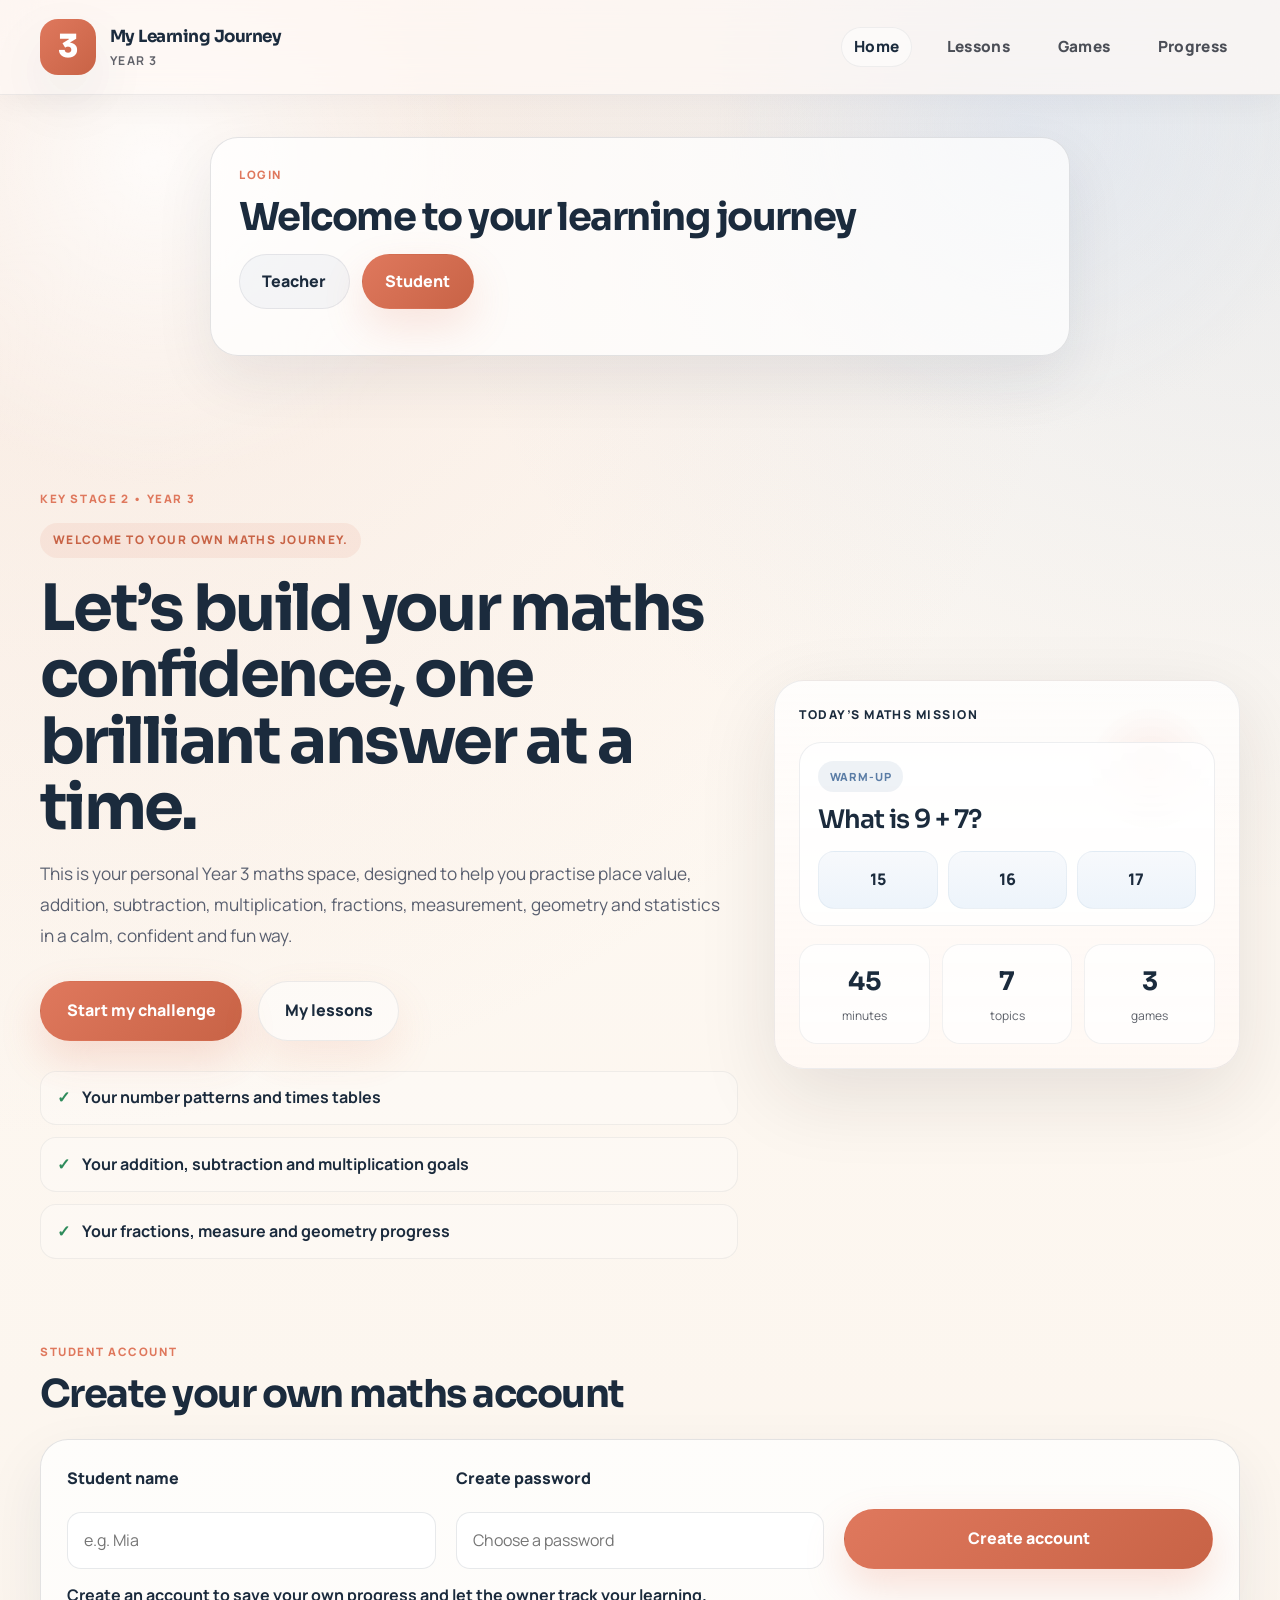
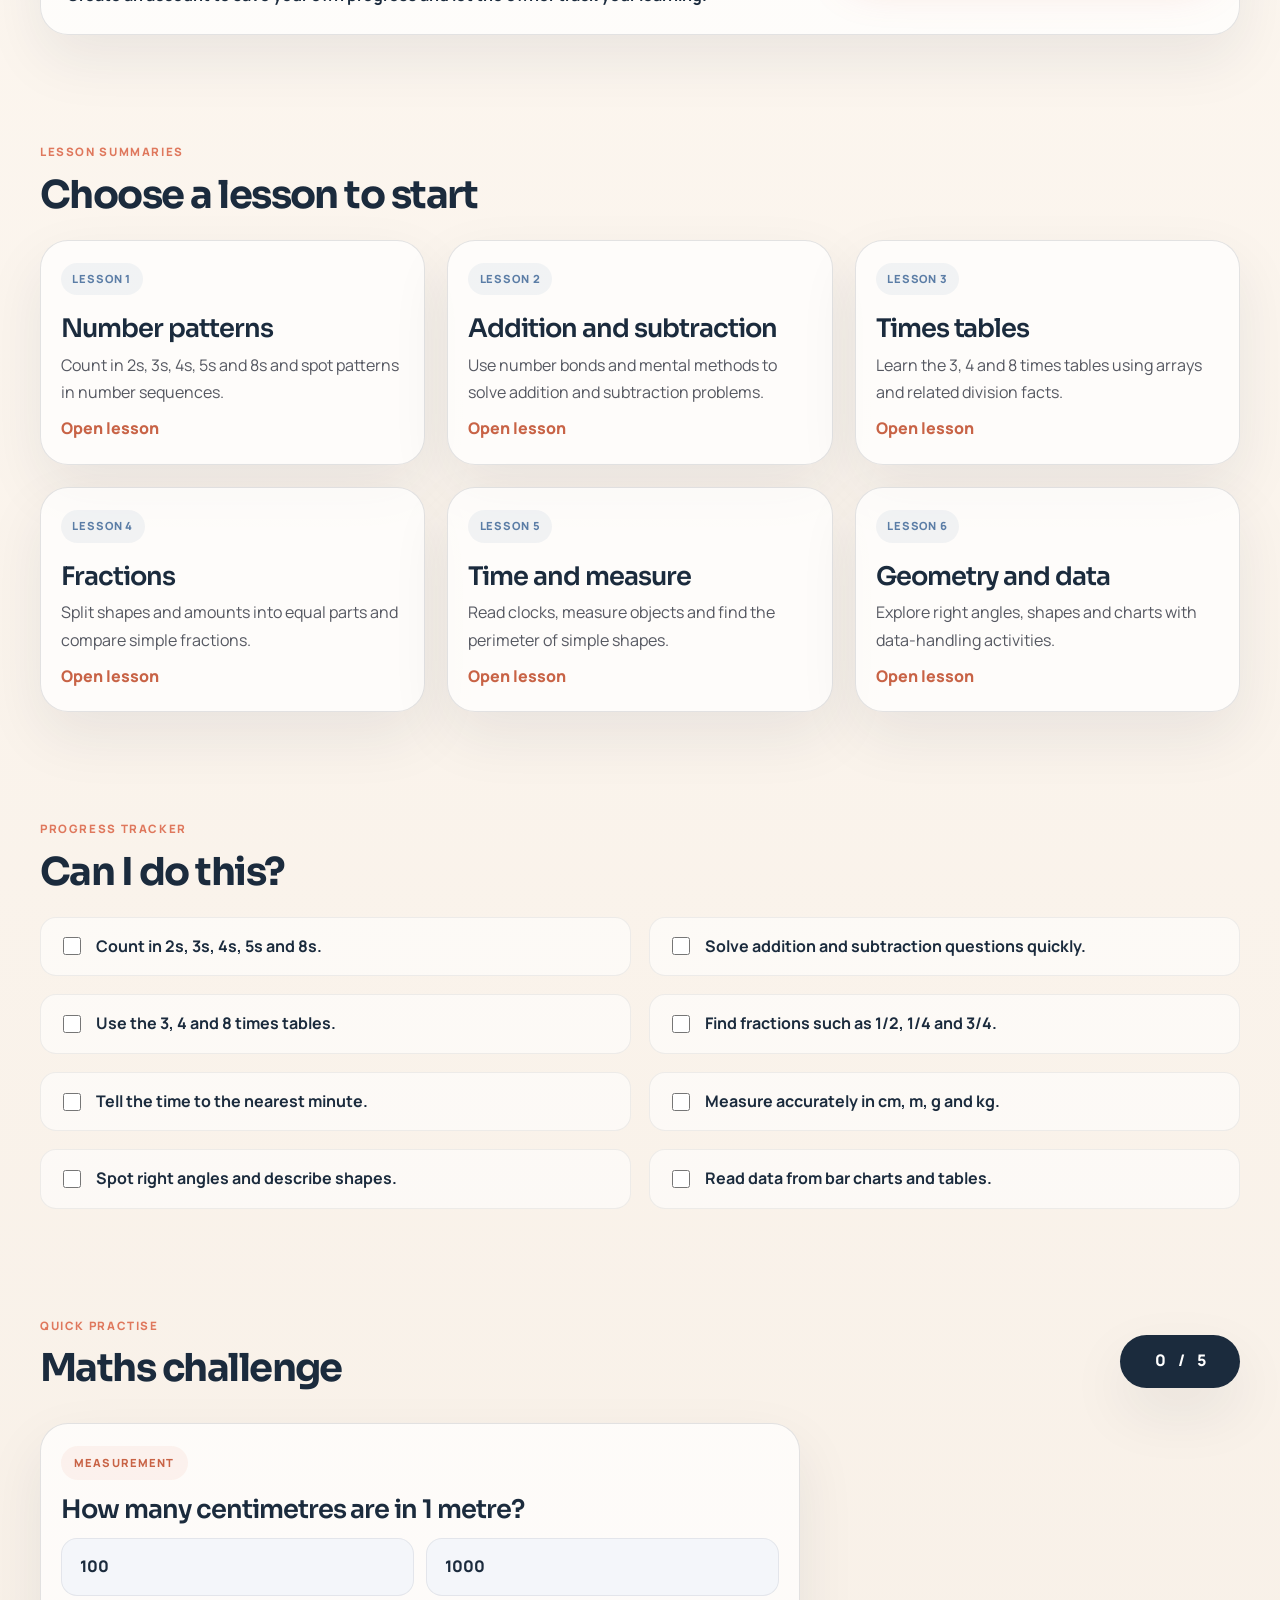
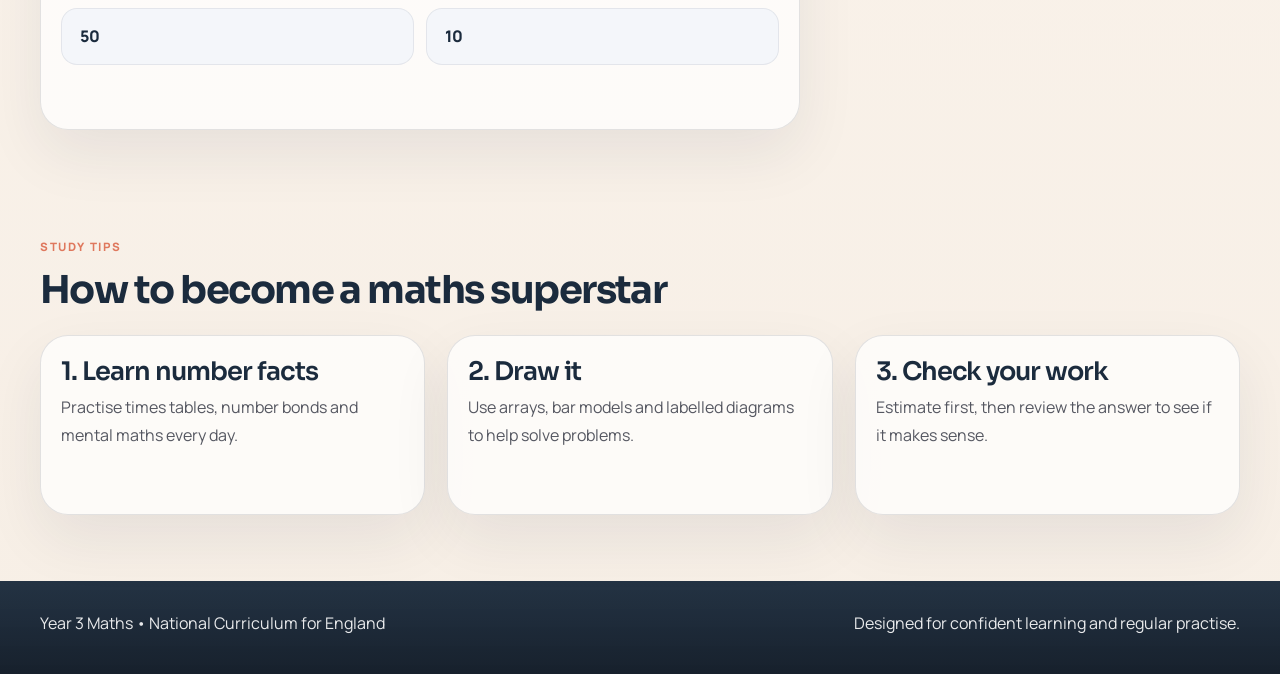
<file: index.html>
<!DOCTYPE html>
<html lang="en">
  <head>
    <meta charset="UTF-8" />
    <meta name="viewport" content="width=device-width, initial-scale=1.0" />
    <title>My Learning Journey - Year 3</title>
    <meta
      name="description"
      content="My Learning Journey - Year 3 is a fun maths website with lessons, games and progress tracking for young learners."
    />
    <link rel="preconnect" href="https://fonts.googleapis.com" />
    <link rel="preconnect" href="https://fonts.gstatic.com" crossorigin />
    <link rel="preconnect" href="https://fonts.googleapis.com" />
    <link rel="preconnect" href="https://fonts.gstatic.com" crossorigin />
    <link href="https://fonts.googleapis.com/css2?family=Manrope:wght@400;500;600;700;800&family=Sora:wght@400;500;600;700;800&display=swap" rel="stylesheet" />
    <link rel="stylesheet" href="style.css" />
  </head>
  <body data-page="home">
    <header class="topbar">
      <div class="container nav-wrap">
        <div class="brand">
          <span class="brand-mark">3</span>
          <div>
            <p class="brand-name">My Learning Journey</p>
            <p class="brand-subtitle">Year 3</p>
          </div>
        </div>
        <nav class="main-nav" aria-label="Main navigation">
          <a href="index.html" class="nav-link active">Home</a>
          <a href="lessons.html" class="nav-link">Lessons</a>
          <a href="games.html" class="nav-link">Games</a>
          <a href="progress.html" class="nav-link">Progress</a>
        </nav>
      </div>
    </header>

    <main>
      <section class="login-section container">
        <div class="login-card">
          <p class="eyebrow">Login</p>
          <h2>Welcome to your learning journey</h2>

          <div class="role-choice">
            <button type="button" class="role-btn" data-role="teacher">Teacher</button>
            <button type="button" class="role-btn primary" data-role="student">Student</button>
          </div>

          <div id="teacherLoginPanel" class="role-panel hidden">
            <label for="teacherPasswordInput">Teacher password</label>
            <input id="teacherPasswordInput" type="password" placeholder="Enter teacher password" />
            <button id="teacherPasswordBtn" class="btn primary" type="button">Go to teacher dashboard</button>
            <p id="teacherLoginMessage" class="login-message"></p>
          </div>

          <div id="studentLoginPanel" class="role-panel hidden">
            <form id="studentLoginForm" class="student-signup-form login-form">
              <div class="signup-field">
                <label for="studentLoginName">Student name</label>
                <input id="studentLoginName" type="text" placeholder="Enter your name" maxlength="30" />
              </div>
              <div class="signup-field">
                <label for="studentLoginPassword">Password</label>
                <input id="studentLoginPassword" type="password" placeholder="Enter your password" maxlength="30" />
              </div>
              <div class="login-buttons">
                <button type="submit" class="btn primary">Log in</button>
                <button type="button" id="studentCreateAccountBtn" class="btn secondary">Create account</button>
              </div>
            </form>
            <p id="studentLoginMessage" class="login-message">Log in with your student account or create a new one.</p>
          </div>
        </div>
      </section>

      <section class="hero container">
        <div class="hero-text">
          <p class="eyebrow">Key Stage 2 • Year 3</p>
          <p id="welcomeMessage" class="welcome-message">Welcome to your own maths journey.</p>
          <h1>Let’s build your maths confidence, one brilliant answer at a time.</h1>
          <p class="intro">
            This is your personal Year 3 maths space, designed to help you practise place value,
            addition, subtraction, multiplication, fractions, measurement, geometry and statistics
            in a calm, confident and fun way.
          </p>
          <div class="cta-row">
            <a class="btn primary" href="#quiz">Start my challenge</a>
            <a class="btn secondary" href="lessons.html">My lessons</a>
          </div>

          <ul class="quick-list">
            <li>Your number patterns and times tables</li>
            <li>Your addition, subtraction and multiplication goals</li>
            <li>Your fractions, measure and geometry progress</li>
          </ul>
        </div>

        <div class="hero-panel">
          <p class="panel-label">Today’s Maths Mission</p>
          <div class="mini-problem">
            <span class="mini-label">Warm-up</span>
            <h3>What is 7 × 8?</h3>
            <div class="mini-row">
              <span>56</span>
              <span>48</span>
              <span>64</span>
            </div>
          </div>
          <div class="mini-facts">
            <div>
              <strong>48</strong>
              <span>minutes</span>
            </div>
            <div>
              <strong>6</strong>
              <span>topics</span>
            </div>
            <div>
              <strong>3</strong>
              <span>games</span>
            </div>
          </div>
        </div>
      </section>

      <section class="student-account container">
        <div class="section-heading">
          <p class="eyebrow">Student account</p>
          <h2>Create your own maths account</h2>
        </div>

        <div class="account-panel">
          <form id="studentSignupForm" class="student-signup-form">
            <div class="signup-field">
              <label for="studentNameInput">Student name</label>
              <input id="studentNameInput" type="text" placeholder="e.g. Mia" maxlength="30" />
            </div>
            <div class="signup-field">
              <label for="studentPasswordInput">Create password</label>
              <input id="studentPasswordInput" type="password" placeholder="Choose a password" maxlength="30" />
            </div>
            <button class="btn primary" type="submit">Create account</button>
          </form>
          <p id="studentSignupMessage" class="signup-message">Create an account to save your own progress and let the owner track your learning.</p>
        </div>
      </section>

      <section class="curriculum container">
        <div class="section-heading">
          <p class="eyebrow">Lesson summaries</p>
          <h2>Choose a lesson to start</h2>
        </div>

        <div class="card-grid">
          <a class="summary-card" href="lessons.html#counting-panel">
            <span class="tag">Lesson 1</span>
            <h3>Number patterns</h3>
            <p>Count in 2s, 3s, 4s, 5s and 8s and spot patterns in number sequences.</p>
            <span class="summary-link">Open lesson</span>
          </a>

          <a class="summary-card" href="lessons.html#addition-panel">
            <span class="tag">Lesson 2</span>
            <h3>Addition and subtraction</h3>
            <p>Use number bonds and mental methods to solve addition and subtraction problems.</p>
            <span class="summary-link">Open lesson</span>
          </a>

          <a class="summary-card" href="lessons.html#multiplication-panel">
            <span class="tag">Lesson 3</span>
            <h3>Times tables</h3>
            <p>Learn the 3, 4 and 8 times tables using arrays and related division facts.</p>
            <span class="summary-link">Open lesson</span>
          </a>

          <a class="summary-card" href="lessons.html#fractions-panel">
            <span class="tag">Lesson 4</span>
            <h3>Fractions</h3>
            <p>Split shapes and amounts into equal parts and compare simple fractions.</p>
            <span class="summary-link">Open lesson</span>
          </a>

          <a class="summary-card" href="lessons.html#measurement-panel">
            <span class="tag">Lesson 5</span>
            <h3>Time and measure</h3>
            <p>Read clocks, measure objects and find the perimeter of simple shapes.</p>
            <span class="summary-link">Open lesson</span>
          </a>

          <a class="summary-card" href="lessons.html#geometry-panel">
            <span class="tag">Lesson 6</span>
            <h3>Geometry and data</h3>
            <p>Explore right angles, shapes and charts with data-handling activities.</p>
            <span class="summary-link">Open lesson</span>
          </a>
        </div>
      </section>

      <section class="checklist container">
        <div class="section-heading">
          <p class="eyebrow">Progress tracker</p>
          <h2>Can I do this?</h2>
        </div>

        <div class="check-grid">
          <label><input type="checkbox" /> Count in 2s, 3s, 4s, 5s and 8s.</label>
          <label><input type="checkbox" /> Solve addition and subtraction questions quickly.</label>
          <label><input type="checkbox" /> Use the 3, 4 and 8 times tables.</label>
          <label><input type="checkbox" /> Find fractions such as 1/2, 1/4 and 3/4.</label>
          <label><input type="checkbox" /> Tell the time to the nearest minute.</label>
          <label><input type="checkbox" /> Measure accurately in cm, m, g and kg.</label>
          <label><input type="checkbox" /> Spot right angles and describe shapes.</label>
          <label><input type="checkbox" /> Read data from bar charts and tables.</label>
        </div>
      </section>

      <section id="quiz" class="quiz container">
        <div class="quiz-header">
          <div>
            <p class="eyebrow">Quick practise</p>
            <h2>Maths challenge</h2>
          </div>
          <div class="score-box">
            <span id="scoreValue">0</span>
            <span class="slash">/</span>
            <span id="questionCount">0</span>
          </div>
        </div>

        <div class="question-panel">
          <p id="questionCategory" class="category">Number</p>
          <h3 id="questionText">Question will appear here.</h3>
          <div id="answerButtons" class="answer-grid" aria-live="polite"></div>
          <p id="feedback" class="feedback" aria-live="assertive"></p>
          <button id="nextButton" class="btn primary hidden" type="button">Next question</button>
        </div>
      </section>

      <section class="tips container">
        <div class="section-heading">
          <p class="eyebrow">Study tips</p>
          <h2>How to become a maths superstar</h2>
        </div>

        <div class="tips-grid">
          <div class="tip-box">
            <h3>1. Learn number facts</h3>
            <p>Practise times tables, number bonds and mental maths every day.</p>
          </div>
          <div class="tip-box">
            <h3>2. Draw it</h3>
            <p>Use arrays, bar models and labelled diagrams to help solve problems.</p>
          </div>
          <div class="tip-box">
            <h3>3. Check your work</h3>
            <p>Estimate first, then review the answer to see if it makes sense.</p>
          </div>
        </div>
      </section>
    </main>

    <footer class="site-footer">
      <div class="container footer-wrap">
        <p>Year 3 Maths • National Curriculum for England</p>
        <p>Designed for confident learning and regular practise.</p>
      </div>
    </footer>

    <script src="script.js"></script>
  </body>
</html>
</file>
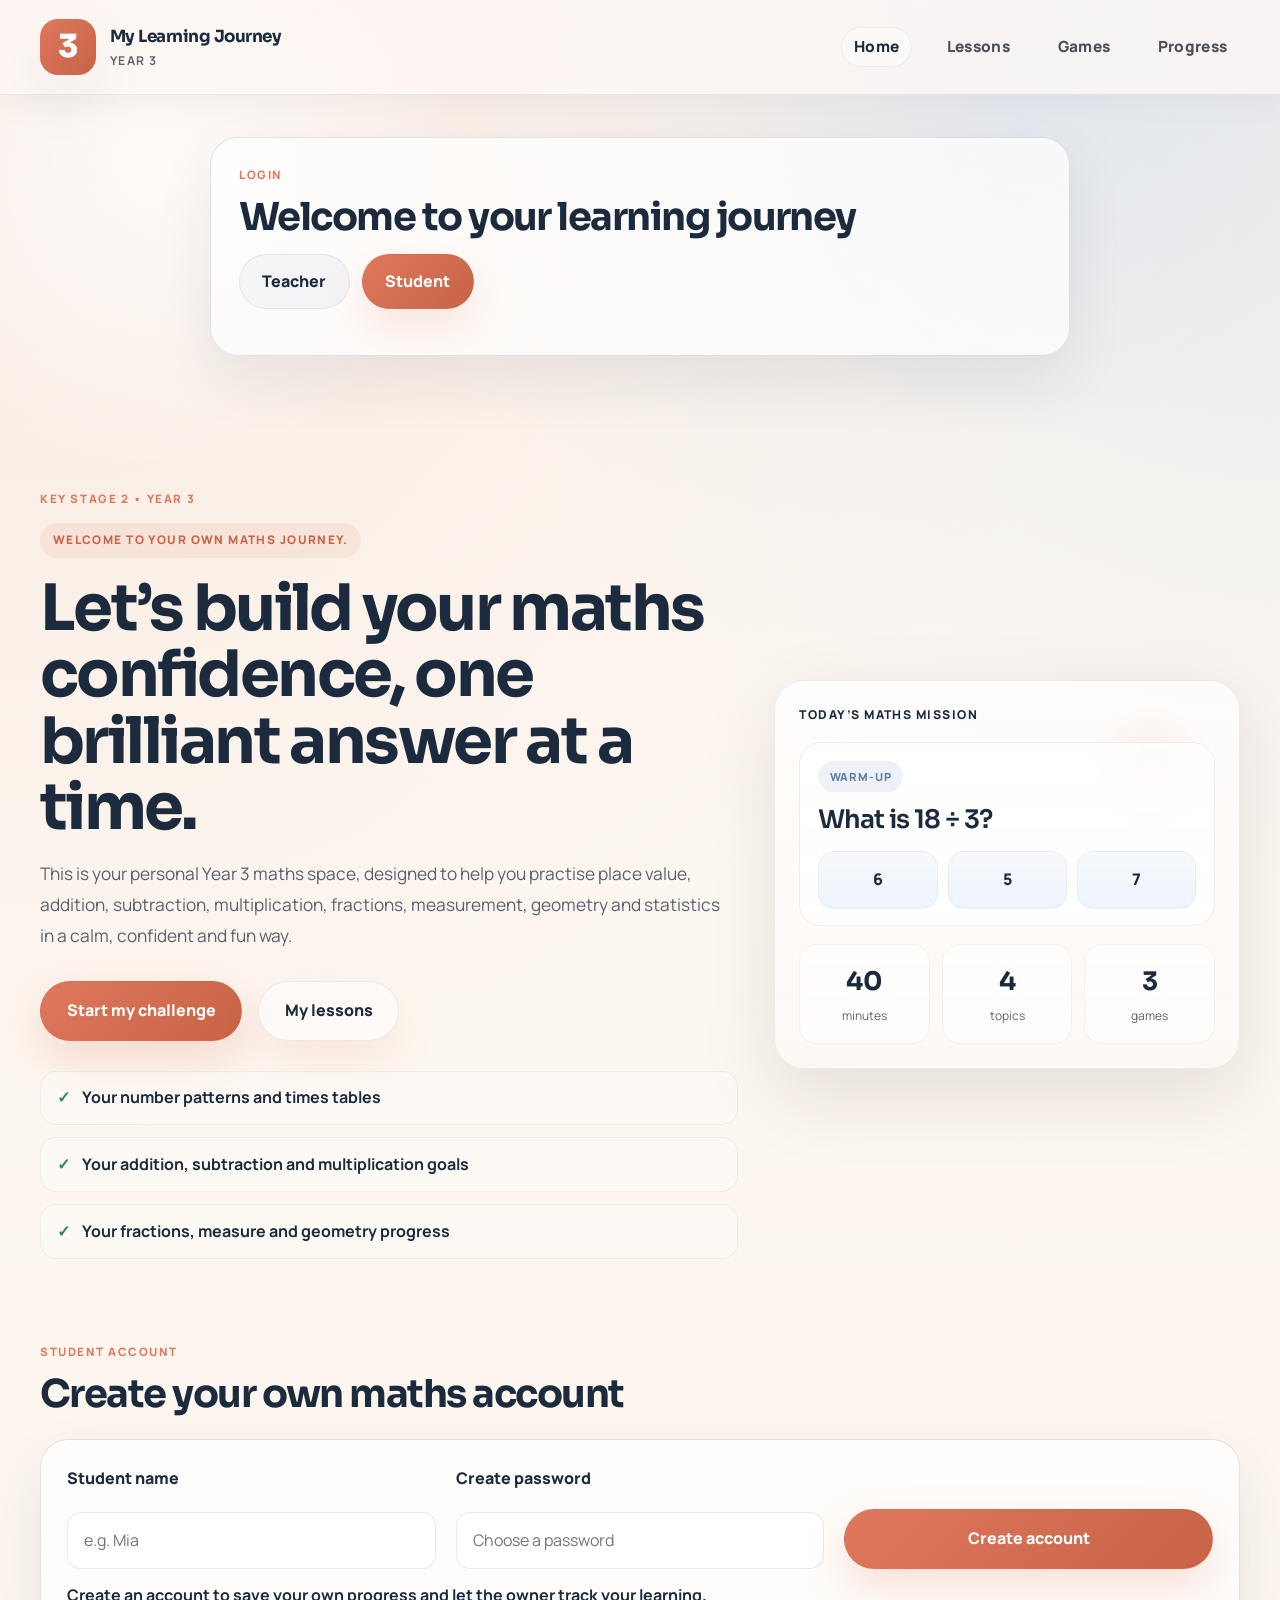
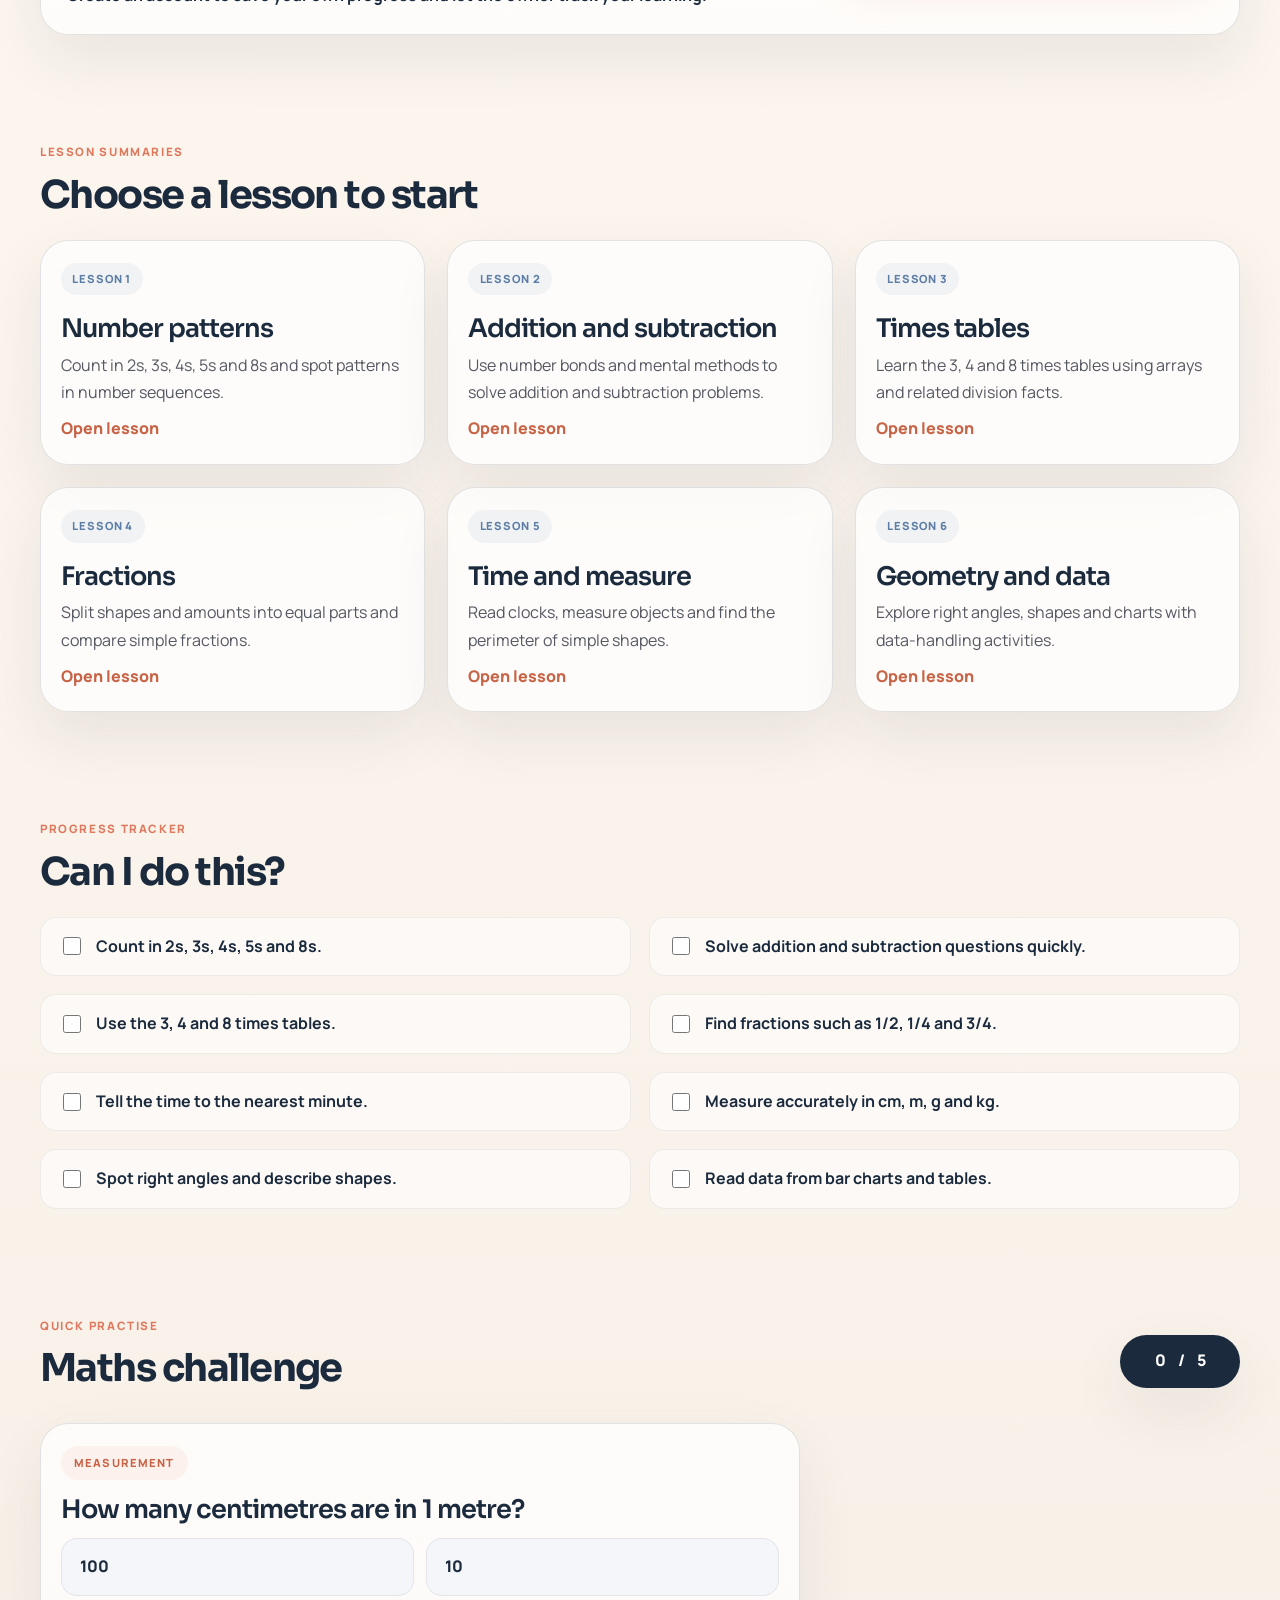
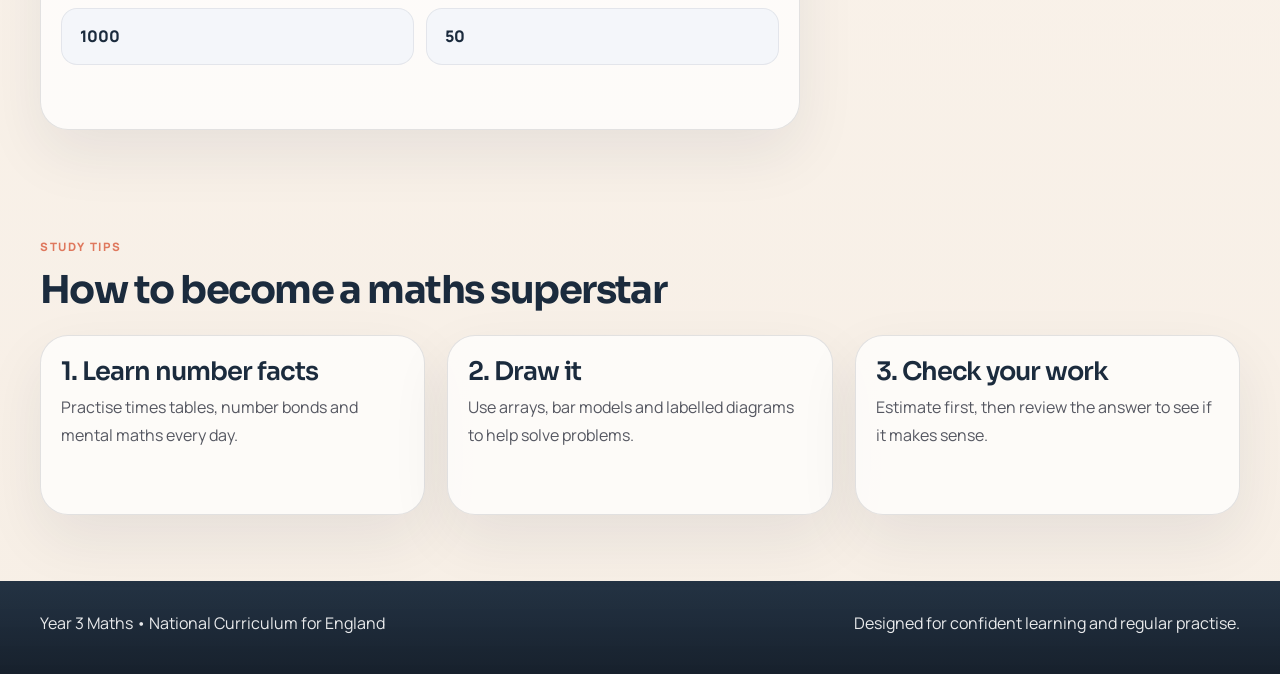
<file: games.html>
<!DOCTYPE html>
<html lang="en">
  <head>
    <meta charset="UTF-8" />
    <meta name="viewport" content="width=device-width, initial-scale=1.0" />
    <title>My Learning Journey - Games</title>
    <link rel="preconnect" href="https://fonts.googleapis.com" />
    <link rel="preconnect" href="https://fonts.gstatic.com" crossorigin />
    <link href="https://fonts.googleapis.com/css2?family=Manrope:wght@400;500;600;700;800&family=Sora:wght@400;500;600;700;800&display=swap" rel="stylesheet" />
    <link rel="stylesheet" href="style.css" />
  </head>
  <body data-page="games">
    <header class="topbar">
      <div class="container nav-wrap">
        <div class="brand">
          <span class="brand-mark">3</span>
          <div>
            <p class="brand-name">My Learning Journey</p>
            <p class="brand-subtitle">Year 3</p>
          </div>
        </div>
        <nav class="main-nav" aria-label="Main navigation">
          <a href="index.html" class="nav-link">Home</a>
          <a href="lessons.html" class="nav-link">Lessons</a>
          <a href="games.html" class="nav-link active">Games</a>
          <a href="progress.html" class="nav-link">Progress</a>
        </nav>
      </div>
    </header>

    <main class="container games-page">
      <div class="section-heading">
        <p class="eyebrow">Have fun</p>
        <h2>Maths games</h2>
      </div>

      <div class="speed-game-panel">
        <div class="speed-game-header">
          <div>
            <p class="eyebrow">Speed challenge</p>
            <h3>10 second times table game</h3>
          </div>
          <div class="score-box">
            <span>Score</span>
            <strong id="speedScore">0</strong>
          </div>
        </div>

        <div class="speed-game-box">
          <p class="speed-timer">Time left: <strong id="speedTimer">7s</strong></p>
          <h4 id="speedQuestion">Press start to begin.</h4>
          <div class="speed-controls">
            <input id="speedAnswerInput" type="number" inputmode="numeric" placeholder="Type your answer" />
            <button id="speedSubmitBtn" class="mini-btn" type="button">Submit</button>
          </div>
          <p id="speedMessage" class="speed-message">Can you beat the clock?</p>
          <button id="speedStartBtn" class="btn primary" type="button">Start challenge</button>
        </div>
      </div>

      <div class="game-grid">
        <article class="game-card">
          <div class="game-card-head">
            <span class="game-badge">Game 1</span>
            <span class="tag">Times tables</span>
          </div>
          <h3>Times Table Challenge</h3>
          <p>Answer quick fire questions for the 3s, 4s and 8s. Try to beat your score each time.</p>
          <button class="mini-btn" type="button" data-game-action="speed">Play now</button>
        </article>

        <article class="game-card">
          <div class="game-card-head">
            <span class="game-badge">Game 2</span>
            <span class="tag">Number</span>
          </div>
          <h3>Number Hunt</h3>
          <p>Find the biggest number, the smallest number and the missing number in each set.</p>
          <button class="mini-btn" type="button">Play now</button>
        </article>

        <article class="game-card">
          <div class="game-card-head">
            <span class="game-badge">Game 3</span>
            <span class="tag">Shape</span>
          </div>
          <h3>Shape Sort</h3>
          <p>Sort 2D shapes and 3D objects by sides, angles and faces to build your geometry confidence.</p>
          <button class="mini-btn" type="button">Play now</button>
        </article>
      </div>
    </main>

    <footer class="site-footer">
      <div class="container footer-wrap">
        <p>Year 3 Maths • National Curriculum for England</p>
        <p>Play, practise and improve.</p>
      </div>
    </footer>

    <script src="script.js"></script>
  </body>
</html>
</file>
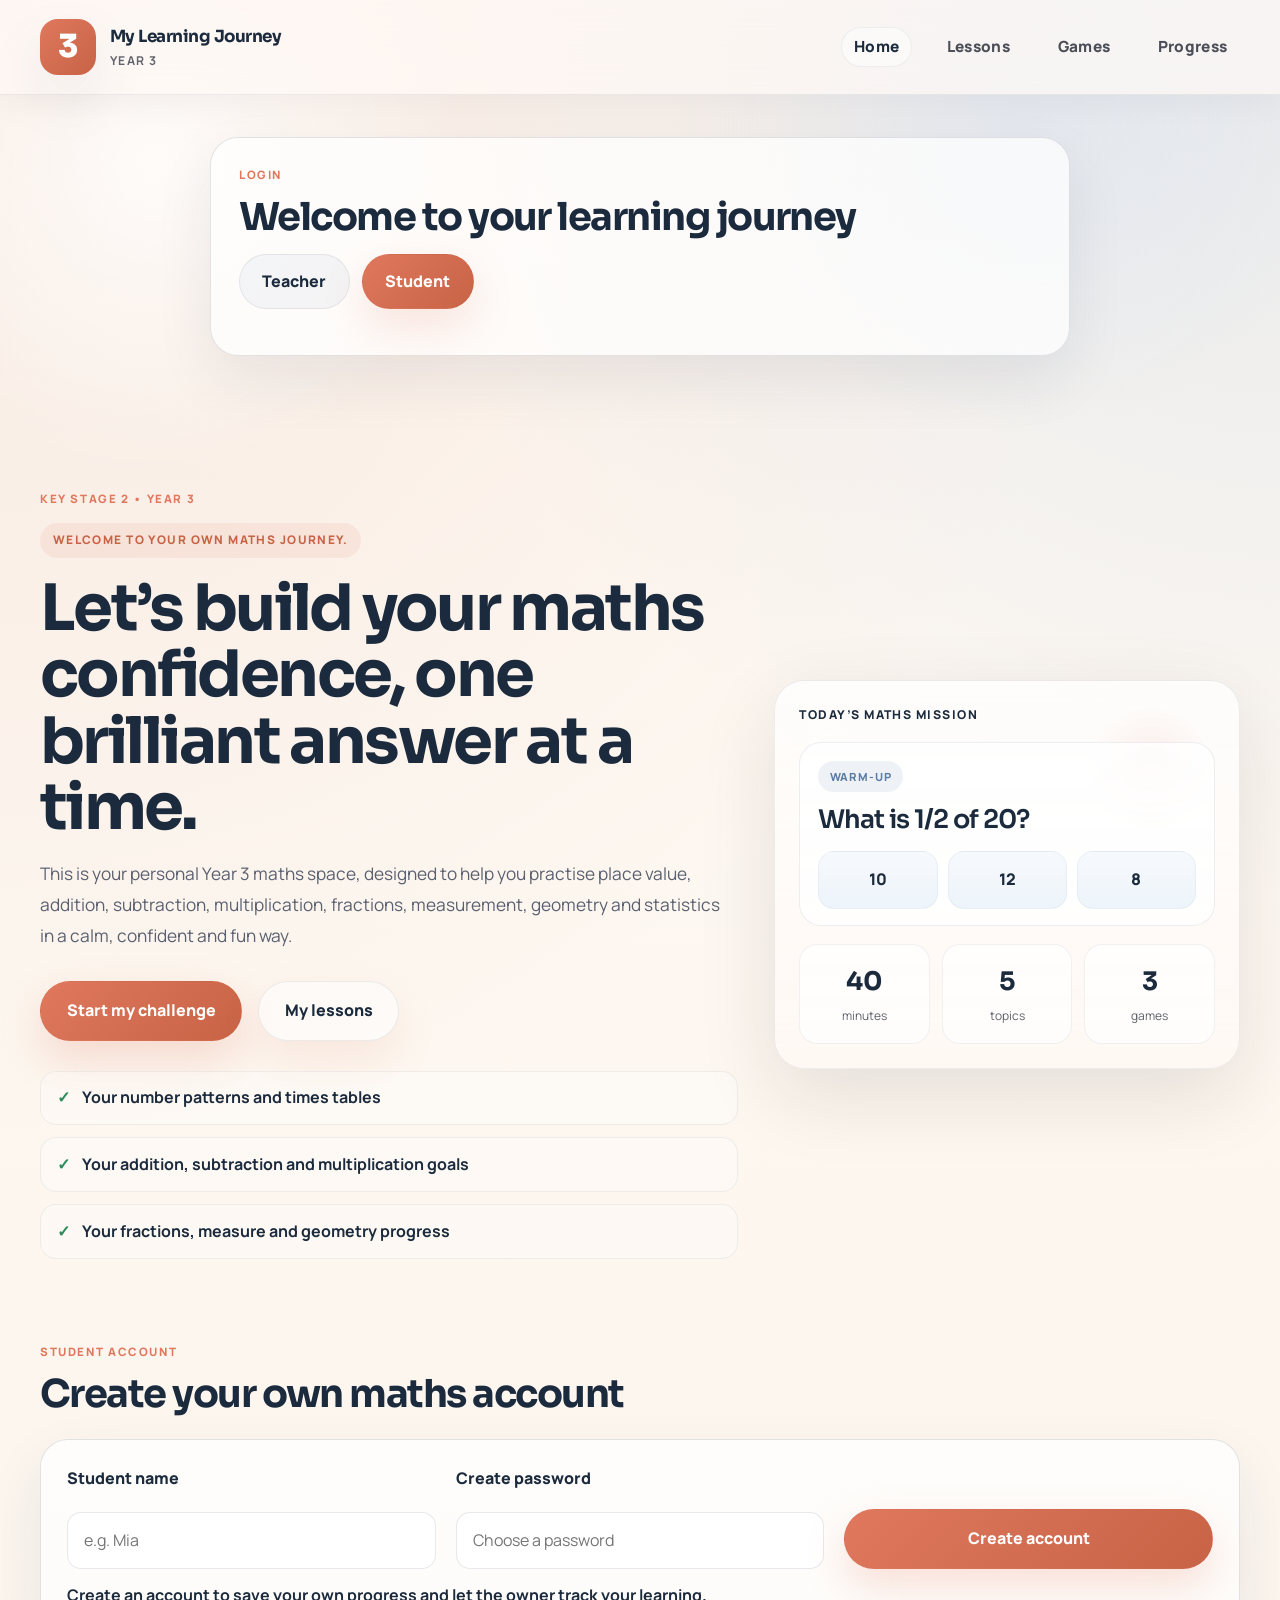
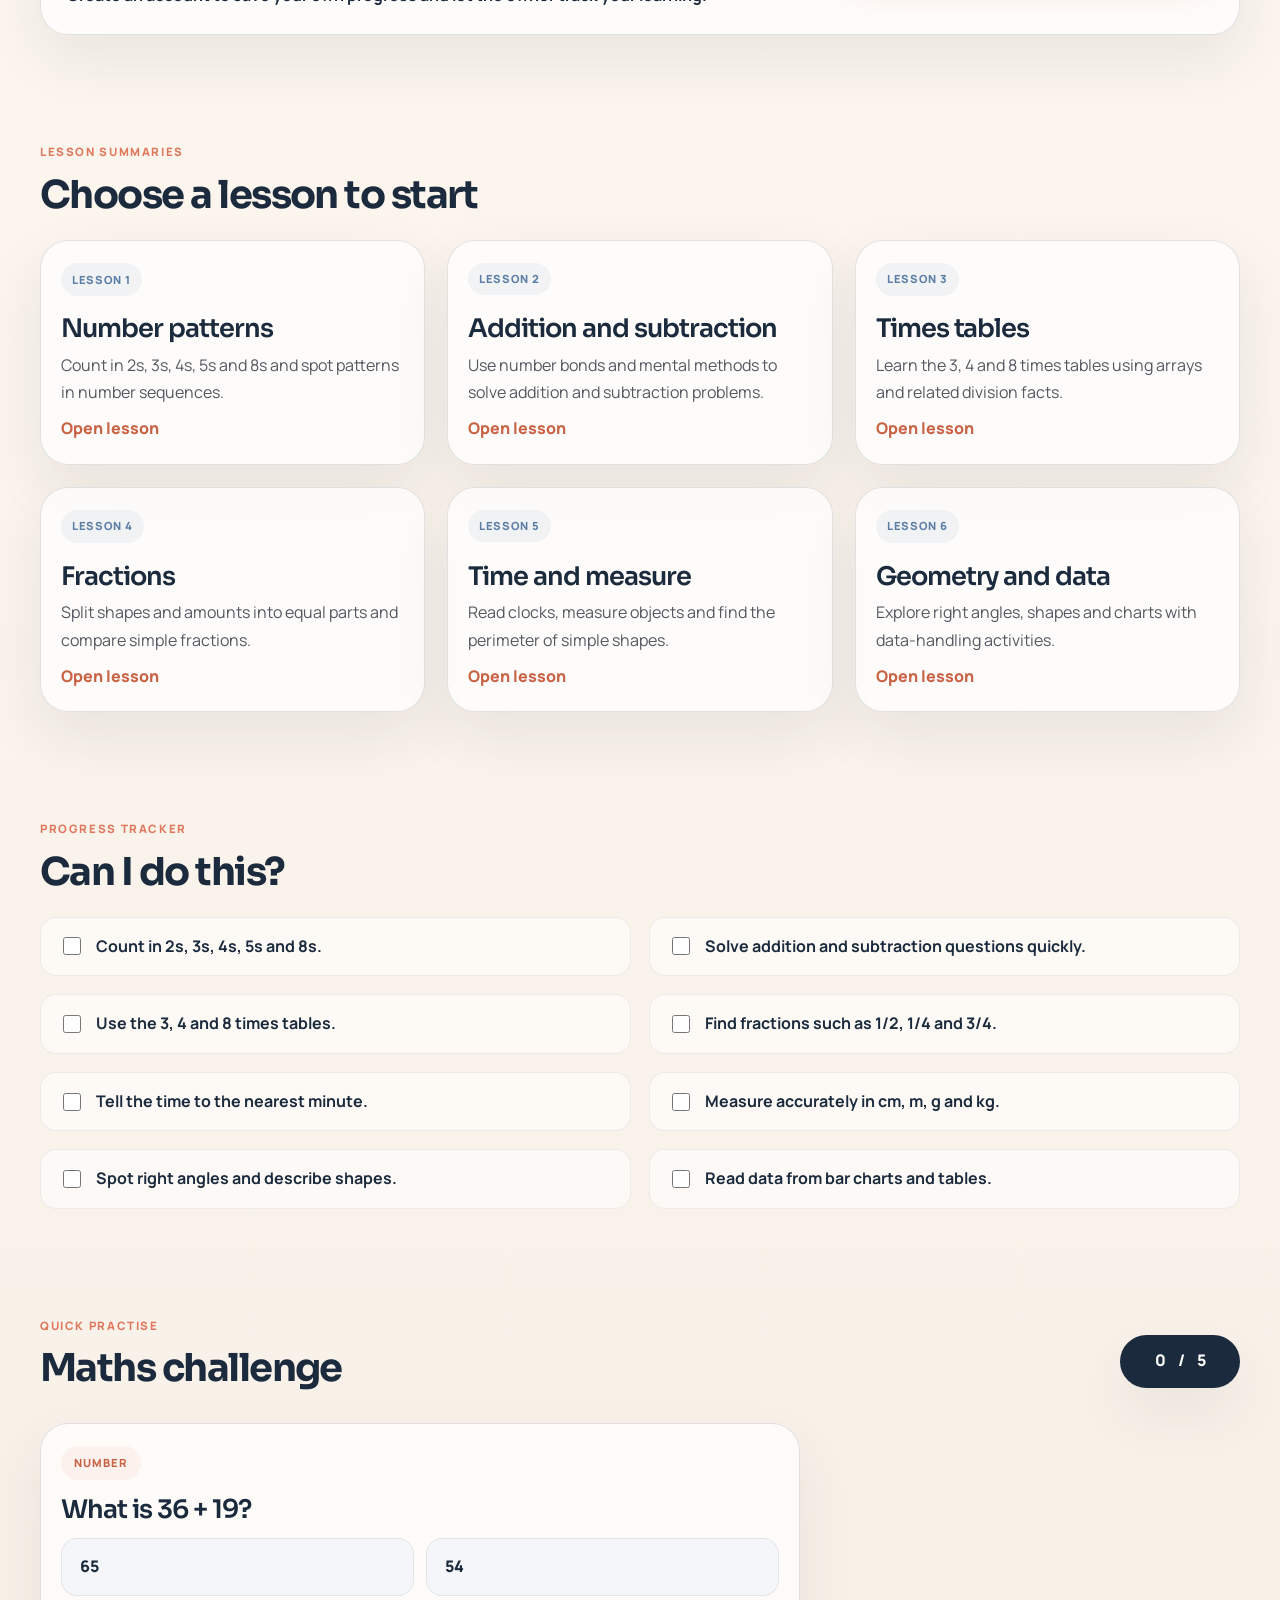
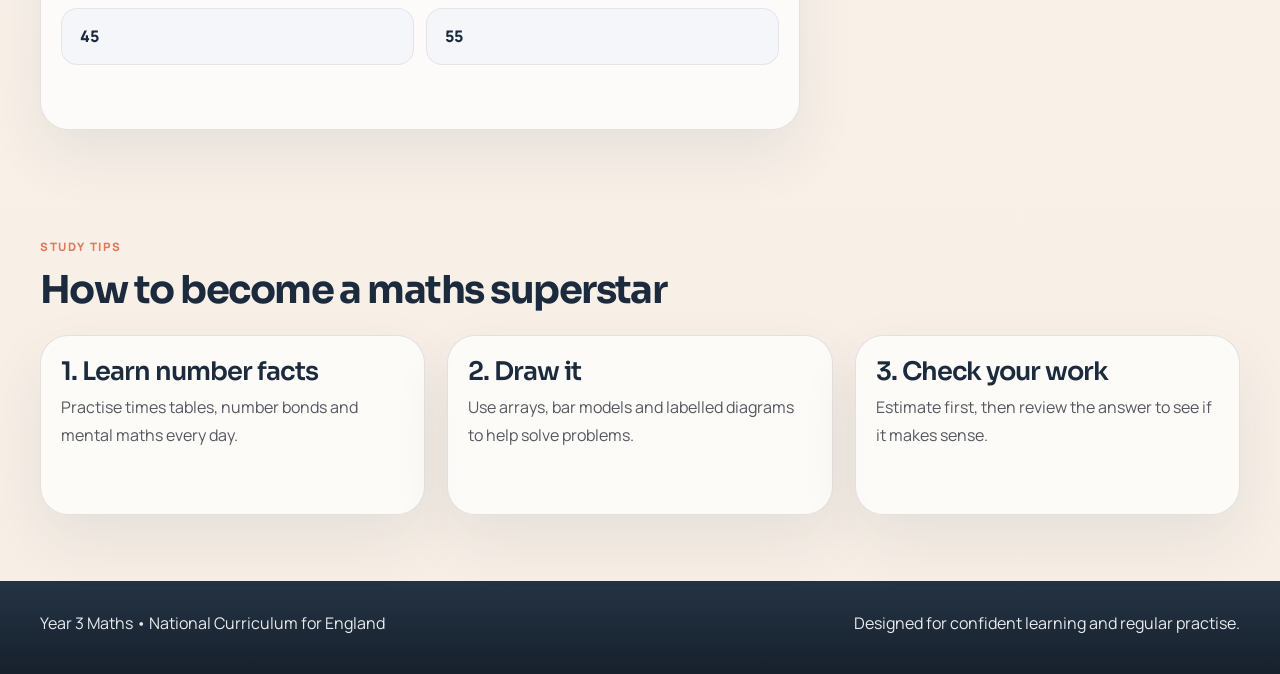
<file: lessons.html>
<!DOCTYPE html>
<html lang="en">
  <head>
    <meta charset="UTF-8" />
    <meta name="viewport" content="width=device-width, initial-scale=1.0" />
    <title>My Learning Journey - Lessons</title>
    <link rel="preconnect" href="https://fonts.googleapis.com" />
    <link rel="preconnect" href="https://fonts.gstatic.com" crossorigin />
    <link href="https://fonts.googleapis.com/css2?family=Manrope:wght@400;500;600;700;800&family=Sora:wght@400;500;600;700;800&display=swap" rel="stylesheet" />
    <link rel="stylesheet" href="style.css" />
  </head>
  <body data-page="lessons">
    <header class="topbar">
      <div class="container nav-wrap">
        <div class="brand">
          <span class="brand-mark">3</span>
          <div>
            <p class="brand-name">My Learning Journey</p>
            <p class="brand-subtitle">Year 3</p>
          </div>
        </div>
        <nav class="main-nav" aria-label="Main navigation">
          <a href="index.html" class="nav-link">Home</a>
          <a href="lessons.html" class="nav-link active">Lessons</a>
          <a href="games.html" class="nav-link">Games</a>
          <a href="progress.html" class="nav-link">Progress</a>
        </nav>
      </div>
    </header>

    <main class="container lessons-page">
      <div class="section-heading">
        <p class="eyebrow">Lesson ideas</p>
        <h2>Weekly maths lessons</h2>
      </div>

      <div class="lesson-tabs" role="tablist" aria-label="Year 3 lesson tabs">
        <button class="lesson-tab active" type="button" role="tab" aria-selected="true" data-tab="counting-panel">1. Number patterns</button>
        <button class="lesson-tab" type="button" role="tab" aria-selected="false" data-tab="addition-panel">2. Addition</button>
        <button class="lesson-tab" type="button" role="tab" aria-selected="false" data-tab="multiplication-panel">3. Multiplication</button>
        <button class="lesson-tab" type="button" role="tab" aria-selected="false" data-tab="fractions-panel">4. Fractions</button>
        <button class="lesson-tab" type="button" role="tab" aria-selected="false" data-tab="measurement-panel">5. Measure</button>
        <button class="lesson-tab" type="button" role="tab" aria-selected="false" data-tab="geometry-panel">6. Geometry</button>
      </div>

      <div class="tab-panels">
        <section class="lesson-panel active" id="counting-panel" role="tabpanel">
          <div class="lesson-card">
            <h3>Number patterns</h3>
            <ul>
              <li>Count in 2s, 3s, 4s, 5s and 8s.</li>
              <li>Spot patterns in sequences and tables.</li>
              <li>Use place value to explain each jump.</li>
            </ul>
          </div>

          <div class="question-panel lesson-question">
            <p class="category">Quick check 1</p>
            <h4>What comes next: 4, 8, 12, 16, ?</h4>
            <div class="practice-answers" data-correct="20">
              <button class="practice-option" type="button" data-answer="18">18</button>
              <button class="practice-option" type="button" data-answer="20">20</button>
              <button class="practice-option" type="button" data-answer="24">24</button>
              <button class="practice-option" type="button" data-answer="17">17</button>
            </div>
            <p class="practice-feedback" aria-live="polite"></p>
          </div>

          <div class="question-panel lesson-question">
            <p class="category">Quick check 2</p>
            <h4>Which number is missing in this pattern: 5, 10, 15, __, 25?</h4>
            <div class="practice-answers" data-correct="20">
              <button class="practice-option" type="button" data-answer="18">18</button>
              <button class="practice-option" type="button" data-answer="20">20</button>
              <button class="practice-option" type="button" data-answer="21">21</button>
              <button class="practice-option" type="button" data-answer="22">22</button>
            </div>
            <p class="practice-feedback" aria-live="polite"></p>
          </div>

          <div class="question-panel lesson-question">
            <p class="category">Quick check 3</p>
            <h4>Count on in 3s from 9. What is the next number after 18?</h4>
            <div class="practice-answers" data-correct="21">
              <button class="practice-option" type="button" data-answer="19">19</button>
              <button class="practice-option" type="button" data-answer="20">20</button>
              <button class="practice-option" type="button" data-answer="21">21</button>
              <button class="practice-option" type="button" data-answer="24">24</button>
            </div>
            <p class="practice-feedback" aria-live="polite"></p>
          </div>
        </section>

        <section class="lesson-panel" id="addition-panel" role="tabpanel">
          <div class="lesson-card">
            <h3>Addition and subtraction</h3>
            <ul>
              <li>Use number bonds to 10 and 20.</li>
              <li>Add and subtract tens and ones mentally.</li>
              <li>Check answers by using the inverse.</li>
            </ul>
          </div>

          <div class="question-panel lesson-question">
            <p class="category">Quick check 1</p>
            <h4>Which answer is correct for 38 + 17?</h4>
            <div class="practice-answers" data-correct="55">
              <button class="practice-option" type="button" data-answer="45">45</button>
              <button class="practice-option" type="button" data-answer="55">55</button>
              <button class="practice-option" type="button" data-answer="65">65</button>
              <button class="practice-option" type="button" data-answer="54">54</button>
            </div>
            <p class="practice-feedback" aria-live="polite"></p>
          </div>

          <div class="question-panel lesson-question">
            <p class="category">Quick check 2</p>
            <h4>What is 42 - 15?</h4>
            <div class="practice-answers" data-correct="27">
              <button class="practice-option" type="button" data-answer="25">25</button>
              <button class="practice-option" type="button" data-answer="27">27</button>
              <button class="practice-option" type="button" data-answer="30">30</button>
              <button class="practice-option" type="button" data-answer="37">37</button>
            </div>
            <p class="practice-feedback" aria-live="polite"></p>
          </div>

          <div class="question-panel lesson-question">
            <p class="category">Quick check 3</p>
            <h4>What is 19 + 26?</h4>
            <div class="practice-answers" data-correct="45">
              <button class="practice-option" type="button" data-answer="44">44</button>
              <button class="practice-option" type="button" data-answer="45">45</button>
              <button class="practice-option" type="button" data-answer="46">46</button>
              <button class="practice-option" type="button" data-answer="55">55</button>
            </div>
            <p class="practice-feedback" aria-live="polite"></p>
          </div>
        </section>

        <section class="lesson-panel" id="multiplication-panel" role="tabpanel">
          <div class="lesson-card">
            <h3>Times tables</h3>
            <ul>
              <li>Learn 3, 4 and 8 times tables.</li>
              <li>Use arrays to show multiplication.</li>
              <li>Match facts to related division facts.</li>
            </ul>
          </div>

          <div class="question-panel lesson-question">
            <p class="category">Quick check 1</p>
            <h4>What is 7 × 8?</h4>
            <div class="practice-answers" data-correct="56">
              <button class="practice-option" type="button" data-answer="48">48</button>
              <button class="practice-option" type="button" data-answer="56">56</button>
              <button class="practice-option" type="button" data-answer="64">64</button>
              <button class="practice-option" type="button" data-answer="54">54</button>
            </div>
            <p class="practice-feedback" aria-live="polite"></p>
          </div>

          <div class="question-panel lesson-question">
            <p class="category">Quick check 2</p>
            <h4>What is 4 × 6?</h4>
            <div class="practice-answers" data-correct="24">
              <button class="practice-option" type="button" data-answer="18">18</button>
              <button class="practice-option" type="button" data-answer="20">20</button>
              <button class="practice-option" type="button" data-answer="24">24</button>
              <button class="practice-option" type="button" data-answer="28">28</button>
            </div>
            <p class="practice-feedback" aria-live="polite"></p>
          </div>

          <div class="question-panel lesson-question">
            <p class="category">Quick check 3</p>
            <h4>What is 8 × 3?</h4>
            <div class="practice-answers" data-correct="24">
              <button class="practice-option" type="button" data-answer="18">18</button>
              <button class="practice-option" type="button" data-answer="21">21</button>
              <button class="practice-option" type="button" data-answer="24">24</button>
              <button class="practice-option" type="button" data-answer="27">27</button>
            </div>
            <p class="practice-feedback" aria-live="polite"></p>
          </div>
        </section>

        <section class="lesson-panel" id="fractions-panel" role="tabpanel">
          <div class="lesson-card">
            <h3>Fractions</h3>
            <ul>
              <li>Split shapes into equal parts.</li>
              <li>Find fractions such as 1/2, 1/4 and 3/4.</li>
              <li>Compare simple fractions with the same denominator.</li>
            </ul>
          </div>

          <div class="question-panel lesson-question">
            <p class="category">Quick check 1</p>
            <h4>Which fraction is equal to 1/2?</h4>
            <div class="practice-answers" data-correct="3/6">
              <button class="practice-option" type="button" data-answer="2/3">2/3</button>
              <button class="practice-option" type="button" data-answer="3/6">3/6</button>
              <button class="practice-option" type="button" data-answer="1/4">1/4</button>
              <button class="practice-option" type="button" data-answer="4/5">4/5</button>
            </div>
            <p class="practice-feedback" aria-live="polite"></p>
          </div>

          <div class="question-panel lesson-question">
            <p class="category">Quick check 2</p>
            <h4>What is 3/4 of 8?</h4>
            <div class="practice-answers" data-correct="6">
              <button class="practice-option" type="button" data-answer="4">4</button>
              <button class="practice-option" type="button" data-answer="5">5</button>
              <button class="practice-option" type="button" data-answer="6">6</button>
              <button class="practice-option" type="button" data-answer="8">8</button>
            </div>
            <p class="practice-feedback" aria-live="polite"></p>
          </div>

          <div class="question-panel lesson-question">
            <p class="category">Quick check 3</p>
            <h4>Which is larger: 1/4 or 1/2?</h4>
            <div class="practice-answers" data-correct="1/2">
              <button class="practice-option" type="button" data-answer="1/4">1/4</button>
              <button class="practice-option" type="button" data-answer="1/2">1/2</button>
              <button class="practice-option" type="button" data-answer="They are equal">They are equal</button>
              <button class="practice-option" type="button" data-answer="Cannot tell">Cannot tell</button>
            </div>
            <p class="practice-feedback" aria-live="polite"></p>
          </div>
        </section>

        <section class="lesson-panel" id="measurement-panel" role="tabpanel">
          <div class="lesson-card">
            <h3>Time and measure</h3>
            <ul>
              <li>Read analogue and digital clocks.</li>
              <li>Measure length, mass and capacity.</li>
              <li>Find the perimeter of simple shapes.</li>
            </ul>
          </div>

          <div class="question-panel lesson-question">
            <p class="category">Quick check 1</p>
            <h4>How many centimetres are in 1 metre?</h4>
            <div class="practice-answers" data-correct="100">
              <button class="practice-option" type="button" data-answer="10">10</button>
              <button class="practice-option" type="button" data-answer="100">100</button>
              <button class="practice-option" type="button" data-answer="1000">1000</button>
              <button class="practice-option" type="button" data-answer="50">50</button>
            </div>
            <p class="practice-feedback" aria-live="polite"></p>
          </div>

          <div class="question-panel lesson-question">
            <p class="category">Quick check 2</p>
            <h4>What time is quarter past 4?</h4>
            <div class="practice-answers" data-correct="4:15">
              <button class="practice-option" type="button" data-answer="4:05">4:05</button>
              <button class="practice-option" type="button" data-answer="4:15">4:15</button>
              <button class="practice-option" type="button" data-answer="4:30">4:30</button>
              <button class="practice-option" type="button" data-answer="4:45">4:45</button>
            </div>
            <p class="practice-feedback" aria-live="polite"></p>
          </div>

          <div class="question-panel lesson-question">
            <p class="category">Quick check 3</p>
            <h4>A rectangle is 6 cm long and 3 cm wide. What is its perimeter?</h4>
            <div class="practice-answers" data-correct="18cm">
              <button class="practice-option" type="button" data-answer="9cm">9cm</button>
              <button class="practice-option" type="button" data-answer="18cm">18cm</button>
              <button class="practice-option" type="button" data-answer="12cm">12cm</button>
              <button class="practice-option" type="button" data-answer="24cm">24cm</button>
            </div>
            <p class="practice-feedback" aria-live="polite"></p>
          </div>
        </section>

        <section class="lesson-panel" id="geometry-panel" role="tabpanel">
          <div class="lesson-card">
            <h3>Geometry and data</h3>
            <ul>
              <li>Identify right angles and symmetry.</li>
              <li>Name 2D shapes and 3D objects.</li>
              <li>Read information from bar charts and tables.</li>
            </ul>
          </div>

          <div class="question-panel lesson-question">
            <p class="category">Quick check 1</p>
            <h4>How many right angles does a square have?</h4>
            <div class="practice-answers" data-correct="4">
              <button class="practice-option" type="button" data-answer="1">1</button>
              <button class="practice-option" type="button" data-answer="2">2</button>
              <button class="practice-option" type="button" data-answer="3">3</button>
              <button class="practice-option" type="button" data-answer="4">4</button>
            </div>
            <p class="practice-feedback" aria-live="polite"></p>
          </div>

          <div class="question-panel lesson-question">
            <p class="category">Quick check 2</p>
            <h4>Which shape has 3 sides?</h4>
            <div class="practice-answers" data-correct="Triangle">
              <button class="practice-option" type="button" data-answer="Square">Square</button>
              <button class="practice-option" type="button" data-answer="Triangle">Triangle</button>
              <button class="practice-option" type="button" data-answer="Pentagon">Pentagon</button>
              <button class="practice-option" type="button" data-answer="Circle">Circle</button>
            </div>
            <p class="practice-feedback" aria-live="polite"></p>
          </div>

          <div class="question-panel lesson-question">
            <p class="category">Quick check 3</p>
            <h4>A bar chart shows 6 red, 4 blue and 2 green. Which colour is least popular?</h4>
            <div class="practice-answers" data-correct="Green">
              <button class="practice-option" type="button" data-answer="Red">Red</button>
              <button class="practice-option" type="button" data-answer="Blue">Blue</button>
              <button class="practice-option" type="button" data-answer="Green">Green</button>
              <button class="practice-option" type="button" data-answer="Yellow">Yellow</button>
            </div>
            <p class="practice-feedback" aria-live="polite"></p>
          </div>
        </section>
      </div>
    </main>

    <footer class="site-footer">
      <div class="container footer-wrap">
        <p>Year 3 Maths • National Curriculum for England</p>
        <p>Helping children learn with confidence.</p>
      </div>
    </footer>

    <script src="script.js"></script>
  </body>
</html>
</file>
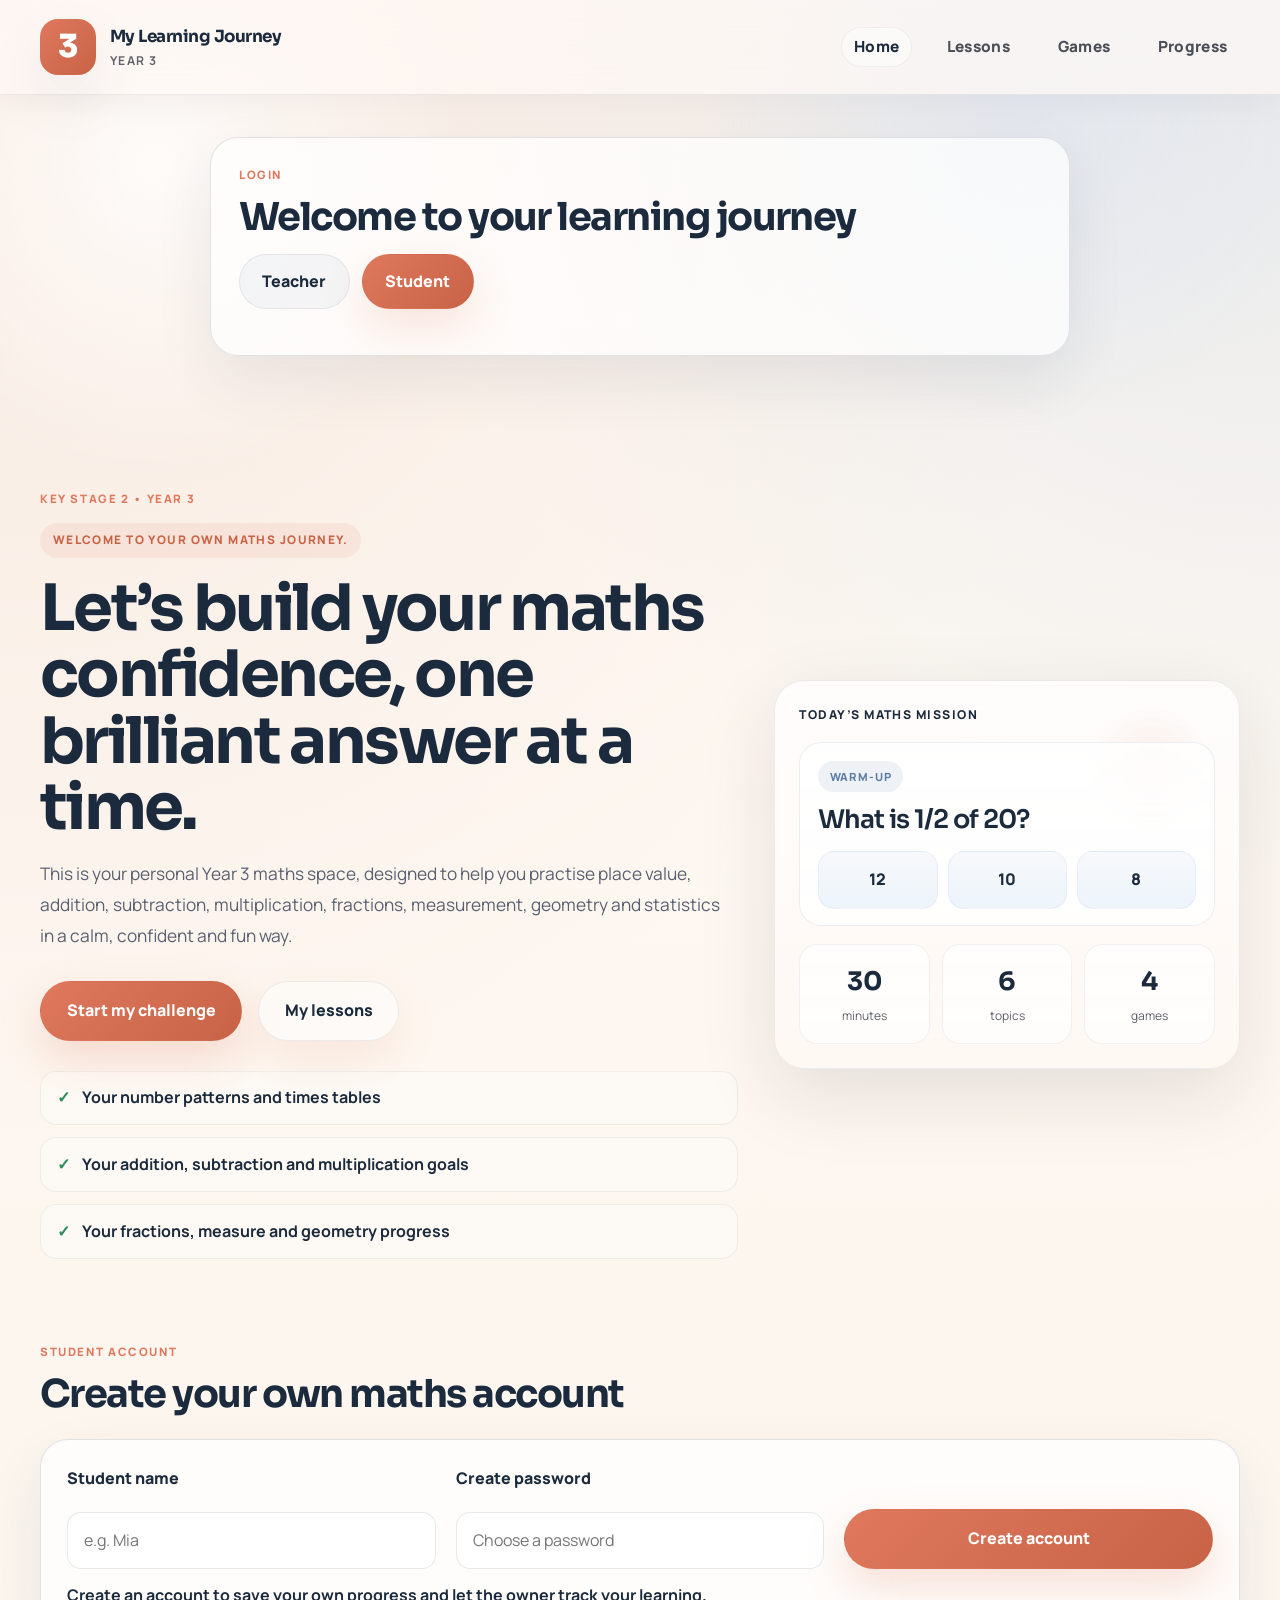
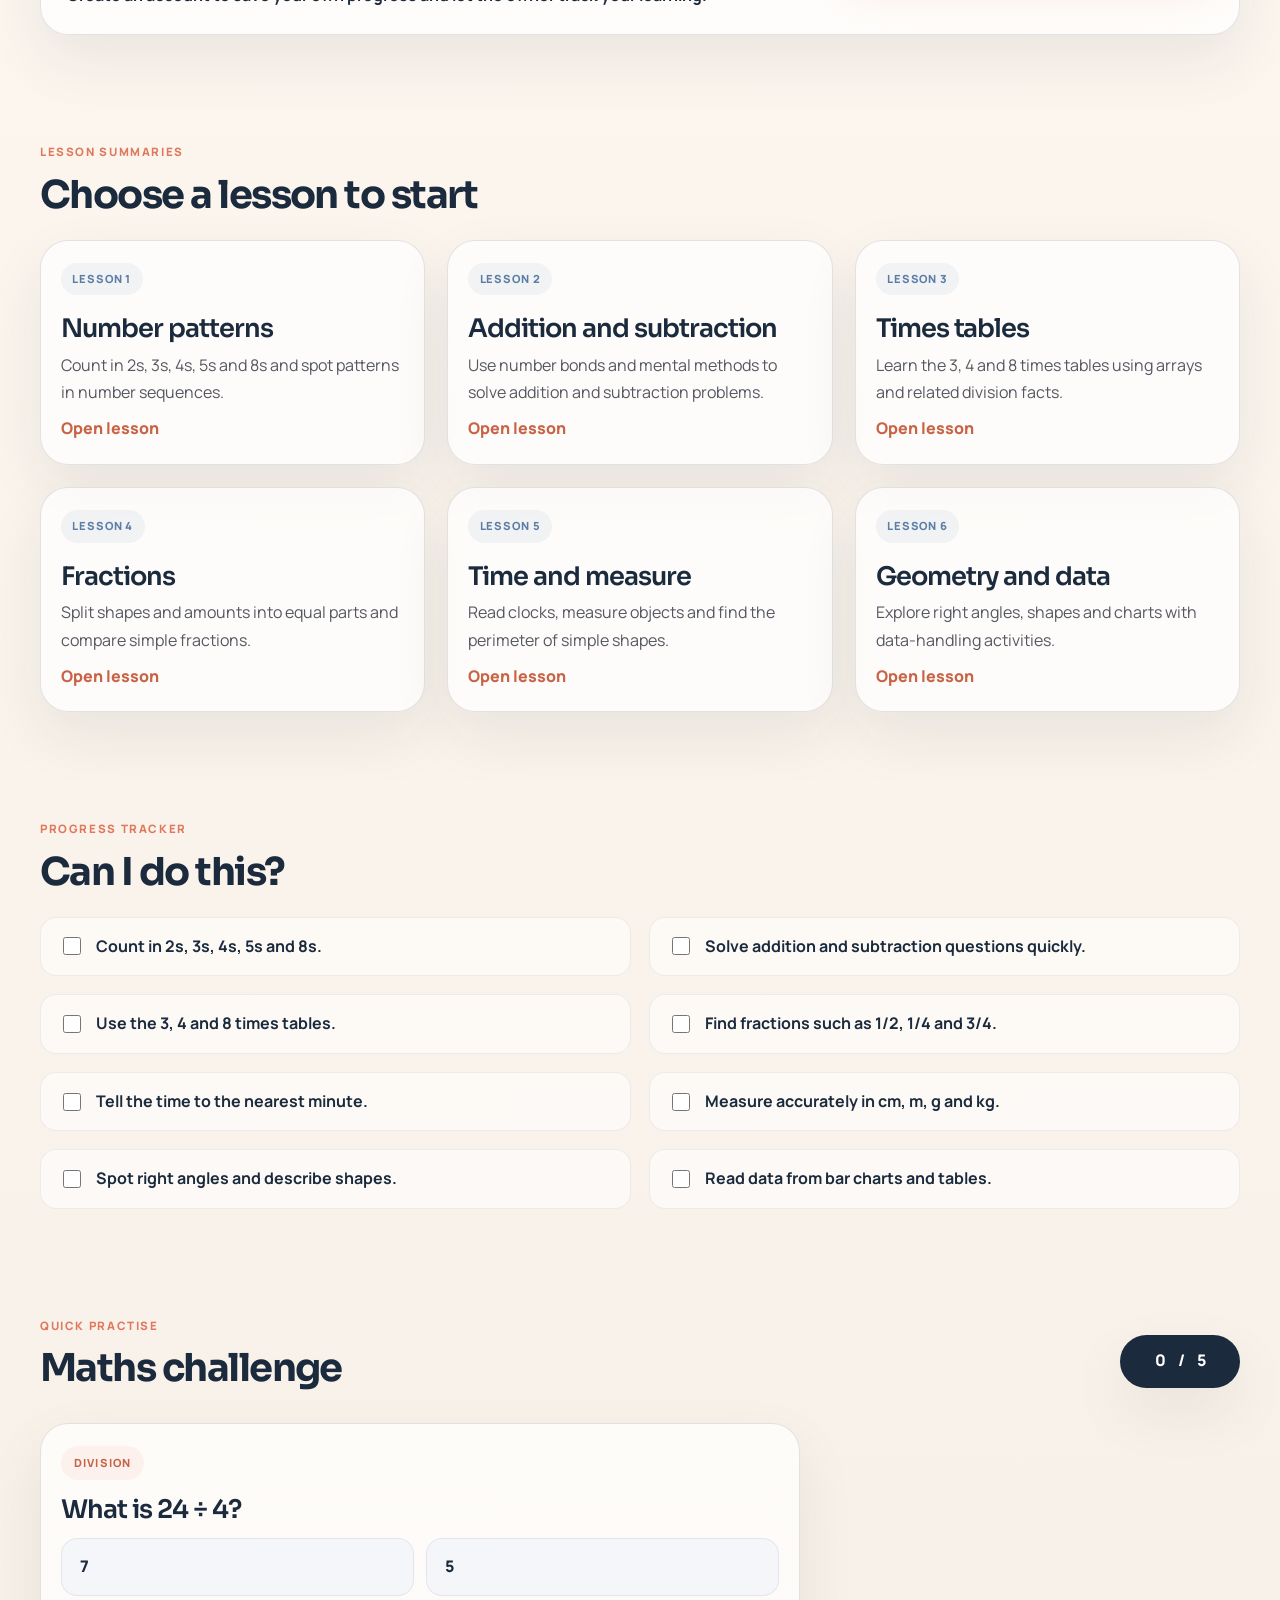
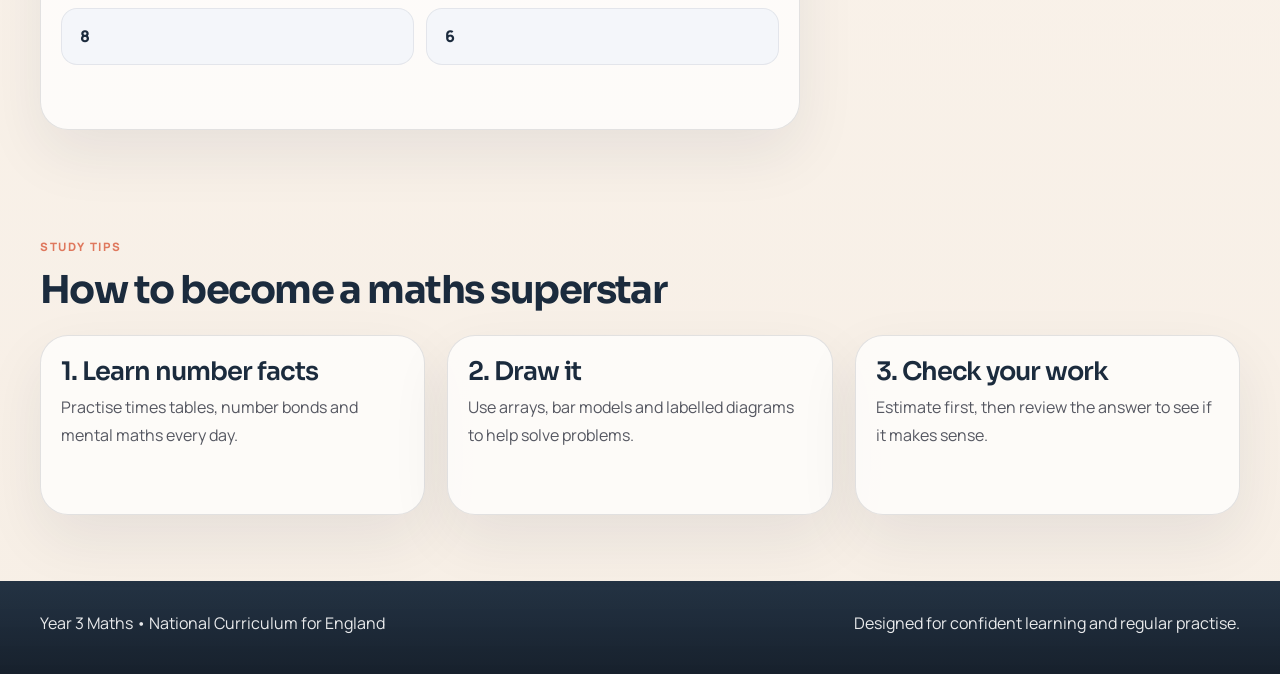
<file: progress.html>
<!DOCTYPE html>
<html lang="en">
  <head>
    <meta charset="UTF-8" />
    <meta name="viewport" content="width=device-width, initial-scale=1.0" />
    <title>My Learning Journey - Progress</title>
    <link rel="preconnect" href="https://fonts.googleapis.com" />
    <link rel="preconnect" href="https://fonts.gstatic.com" crossorigin />
    <link href="https://fonts.googleapis.com/css2?family=Manrope:wght@400;500;600;700;800&family=Sora:wght@400;500;600;700;800&display=swap" rel="stylesheet" />
    <link rel="stylesheet" href="style.css" />
  </head>
  <body data-page="progress">
    <header class="topbar">
      <div class="container nav-wrap">
        <div class="brand">
          <span class="brand-mark">3</span>
          <div>
            <p class="brand-name">My Learning Journey</p>
            <p class="brand-subtitle">Year 3</p>
          </div>
        </div>
        <nav class="main-nav" aria-label="Main navigation">
          <a href="index.html" class="nav-link">Home</a>
          <a href="lessons.html" class="nav-link">Lessons</a>
          <a href="games.html" class="nav-link">Games</a>
          <a href="progress.html" class="nav-link active">Progress</a>
        </nav>
      </div>
    </header>

    <main class="container progress-page">
      <div id="ownerAccessPanel" class="owner-access-panel">
        <div class="owner-login-box">
          <p class="eyebrow">Teacher access</p>
          <h2>Teacher sign in</h2>
          <input id="ownerPasswordInput" type="password" placeholder="Enter teacher password" />
          <button id="ownerLoginBtn" class="mini-btn" type="button">Open dashboard</button>
          <p id="ownerLoginMessage" class="owner-login-message">Use the teacher password to view student progress.</p>
        </div>
      </div>

      <div id="ownerDashboard" class="owner-dashboard hidden">
        <div class="section-heading">
          <p class="eyebrow">Track progress</p>
          <h2>Student progress overview</h2>
        </div>

        <div class="teacher-controls progress-panel">
          <label for="studentSelect">Choose student</label>
          <div class="student-controls">
            <select id="studentSelect" aria-label="Choose a student"></select>
            <input id="studentName" type="text" placeholder="Add student name" />
            <button id="addStudentBtn" class="mini-btn" type="button">Add student</button>
          </div>
        </div>

        <div class="progress-layout">
        <div class="progress-panel">
          <h3 id="studentTitle">Learning goals</h3>
          <div class="progress-meter">
            <div class="progress-bar" aria-label="Progress bar"></div>
          </div>
          <div class="progress-stats">
            <span id="progressText">0/8 skills complete</span>
            <span>Keep going!</span>
          </div>

          <ul class="task-list">
            <li><label><input type="checkbox" data-key="counts" /> Count in steps</label></li>
            <li><label><input type="checkbox" data-key="addition" /> Addition and subtraction</label></li>
            <li><label><input type="checkbox" data-key="multiplication" /> Multiplication facts</label></li>
            <li><label><input type="checkbox" data-key="fractions" /> Fractions</label></li>
            <li><label><input type="checkbox" data-key="time" /> Time and measure</label></li>
            <li><label><input type="checkbox" data-key="shapes" /> Shapes and angles</label></li>
            <li><label><input type="checkbox" data-key="data" /> Data and charts</label></li>
            <li><label><input type="checkbox" data-key="challenge" /> Maths challenge quiz</label></li>
          </ul>
        </div>

        <div class="progress-panel">
          <h3>Class overview</h3>
          <ul id="studentOverview" class="student-overview"></ul>
        </div>
      </div>

          <div class="progress-layout owner-panel-layout">
            <div class="progress-panel">
              <h3>Teacher notifications</h3>
              <ul id="teacherNotifications" class="notification-list"></ul>
            </div>

            <div class="progress-panel">
              <h3>Lesson result summary</h3>
              <ul id="studentResultSummary" class="student-results"></ul>
            </div>
          </div>
        </div>
      </div>
    </main>

    <footer class="site-footer">
      <div class="container footer-wrap">
        <p>Year 3 Maths • National Curriculum for England</p>
        <p>Celebrate every small success.</p>
      </div>
    </footer>

    <script src="script.js"></script>
  </body>
</html>
</file>
<file: style.css>
:root {
  --bg-1: #f7efe6;
  --bg-2: #fffaf4;
  --surface: rgba(255, 255, 255, 0.72);
  --surface-strong: #fffdf9;
  --surface-soft: #f3eee7;
  --ink: #1f2430;
  --ink-soft: #5a6070;
  --navy: #1b2b3d;
  --blue: #5b7da6;
  --sky: #dfeef8;
  --sage: #dfead9;
  --peach: #f7d5b5;
  --gold: #f4d6a0;
  --coral: #df785d;
  --coral-strong: #c86346;
  --mint: #dff5ea;
  --green: #5ca978;
  --white: #ffffff;
  --text: #243143;
  --success: #2e8b5b;
  --danger: #be4d4d;
  --line: rgba(31, 36, 48, 0.12);
  --shadow-soft: 0 24px 60px rgba(27, 43, 61, 0.08);
  --shadow-strong: 0 26px 80px rgba(32, 30, 31, 0.11);
}

* {
  box-sizing: border-box;
}

html {
  scroll-behavior: smooth;
}

body {
  margin: 0;
  font-family: "Manrope", "Segoe UI", sans-serif;
  color: var(--text);
  background:
    radial-gradient(circle at top left, rgba(217, 165, 144, 0.2), transparent 28%),
    radial-gradient(circle at right top, rgba(121, 157, 200, 0.18), transparent 22%),
    linear-gradient(180deg, var(--bg-2) 0%, var(--bg-1) 100%);
  line-height: 1.6;
}

body::before {
  content: "";
  position: fixed;
  inset: 0;
  pointer-events: none;
  background:
    radial-gradient(circle at 12% 18%, rgba(255, 255, 255, 0.8), transparent 24%),
    radial-gradient(circle at 80% 14%, rgba(215, 225, 240, 0.45), transparent 24%);
  z-index: -1;
}

a {
  text-decoration: none;
}

button,
input,
select {
  font: inherit;
}

img {
  max-width: 100%;
  display: block;
}

.container {
  width: min(1200px, calc(100% - 32px));
  margin: 0 auto;
}

.topbar {
  position: sticky;
  top: 0;
  z-index: 40;
  background: rgba(255, 250, 246, 0.68);
  backdrop-filter: blur(18px);
  border-bottom: 1px solid rgba(27, 43, 61, 0.08);
  box-shadow: 0 10px 28px rgba(31, 36, 48, 0.04);
}

.nav-wrap {
  display: flex;
  align-items: center;
  justify-content: space-between;
  gap: 24px;
  min-height: 94px;
}

.brand {
  display: flex;
  align-items: center;
  gap: 14px;
}

.brand-mark {
  width: 56px;
  height: 56px;
  border-radius: 18px;
  display: grid;
  place-items: center;
  background: linear-gradient(135deg, var(--coral), var(--coral-strong));
  color: var(--white);
  font-family: "Sora", sans-serif;
  font-size: 2rem;
  font-weight: 800;
  box-shadow: var(--shadow-soft);
}

.brand-name,
.brand-subtitle {
  margin: 0;
}

.brand-name {
  font-family: "Sora", sans-serif;
  font-size: 1.05rem;
  font-weight: 700;
  letter-spacing: -0.03em;
  color: var(--navy);
}

.brand-subtitle {
  font-size: 0.76rem;
  font-weight: 700;
  letter-spacing: 0.12em;
  text-transform: uppercase;
  color: rgba(31, 36, 48, 0.7);
}

.main-nav {
  display: flex;
  align-items: center;
  gap: 12px 22px;
  flex-wrap: wrap;
}

.nav-link {
  position: relative;
  font-size: 0.96rem;
  font-weight: 800;
  letter-spacing: 0.02em;
  color: rgba(31, 36, 48, 0.8);
  padding: 0.5rem 0.8rem;
  border-radius: 999px;
  transition: all 0.25s cubic-bezier(0.2, 0.8, 0.2, 1);
}

.nav-link:hover,
.nav-link.active {
  color: var(--navy);
  background: rgba(255, 255, 255, 0.46);
  box-shadow: inset 0 0 0 1px rgba(27, 43, 61, 0.06);
}

.hero {
  display: grid;
  grid-template-columns: 1.2fr 0.8fr;
  align-items: center;
  gap: 36px;
  padding: 68px 0 42px;
}

.eyebrow {
  margin: 0 0 14px;
  text-transform: uppercase;
  letter-spacing: 0.14em;
  font-size: 0.72rem;
  font-weight: 800;
  color: var(--coral);
}

h1,
h2,
h3,
h4 {
  margin: 0 0 16px;
  font-family: "Sora", sans-serif;
  line-height: 1.04;
  letter-spacing: -0.04em;
  color: var(--navy);
}

h1 {
  font-size: clamp(3.2rem, 5vw, 5.6rem);
  font-weight: 700;
  max-width: 700px;
}

h2 {
  font-size: clamp(2.3rem, 3vw, 3.4rem);
  font-weight: 700;
}

h3 {
  font-size: clamp(1.6rem, 2vw, 2.2rem);
  font-weight: 600;
}

h4 {
  font-size: clamp(1.2rem, 1.8vw, 1.6rem);
  font-weight: 600;
}

p {
  margin: 0;
}

.intro {
  max-width: 680px;
  font-size: 1.08rem;
  line-height: 1.8;
  color: var(--ink-soft);
}

.welcome-message {
  display: inline-flex;
  margin: 0 0 18px;
  padding: 0.5rem 0.8rem;
  border-radius: 999px;
  background: rgba(223, 120, 93, 0.1);
  color: var(--coral-strong);
  font-size: 0.74rem;
  font-weight: 800;
  letter-spacing: 0.12em;
  text-transform: uppercase;
}

.cta-row {
  display: flex;
  flex-wrap: wrap;
  gap: 16px;
  margin-top: 30px;
}

.btn,
.role-btn,
.mini-btn,
.answer-btn,
.practice-option,
.lesson-tab,
.student-controls select,
.student-controls input,
.owner-login-box input,
.speed-controls input,
.student-signup-form input,
.role-panel input {
  transition: transform 0.25s cubic-bezier(0.2, 0.8, 0.2, 1), box-shadow 0.25s ease, border-color 0.25s ease, background 0.25s ease;
}

.btn {
  display: inline-flex;
  align-items: center;
  justify-content: center;
  border: 1px solid transparent;
  border-radius: 999px;
  padding: 1rem 1.6rem;
  font-weight: 800;
  cursor: pointer;
  box-shadow: 0 18px 42px rgba(223, 120, 93, 0.12);
}

.btn:hover,
.role-btn:hover,
.mini-btn:hover,
.answer-btn:hover:not(:disabled),
.practice-option:hover:not(:disabled),
.lesson-tab:hover {
  transform: translateY(-2px);
}

.btn.primary {
  background: linear-gradient(135deg, var(--coral), var(--coral-strong));
  color: var(--white);
  box-shadow: 0 18px 42px rgba(223, 120, 93, 0.22);
}

.btn.secondary {
  background: rgba(255, 255, 255, 0.48);
  border-color: rgba(27, 43, 61, 0.08);
  color: var(--navy);
}

.quick-list {
  list-style: none;
  padding: 0;
  margin: 30px 0 0;
  display: grid;
  gap: 12px;
  color: var(--navy);
  font-weight: 700;
}

.quick-list li {
  display: flex;
  align-items: center;
  gap: 12px;
  background: rgba(255, 255, 255, 0.25);
  border: 1px solid rgba(27, 43, 61, 0.06);
  border-radius: 16px;
  padding: 0.85rem 1rem;
}

.quick-list li::before {
  content: "✓";
  color: var(--success);
  font-weight: 900;
}

.hero-panel {
  position: relative;
  background: linear-gradient(180deg, rgba(255, 255, 255, 0.74), rgba(255, 248, 244, 0.92));
  border: 1px solid rgba(27, 43, 61, 0.08);
  border-radius: 30px;
  padding: 24px;
  box-shadow: var(--shadow-strong);
}

.hero-panel::before {
  content: "";
  position: absolute;
  inset: 18px 18px auto auto;
  width: 140px;
  height: 140px;
  border-radius: 50%;
  background: radial-gradient(circle, rgba(223, 120, 93, 0.12), transparent 65%);
}

.panel-label {
  margin: 0 0 18px;
  font-size: 0.76rem;
  font-weight: 800;
  letter-spacing: 0.12em;
  text-transform: uppercase;
  color: var(--navy);
}

.mini-problem {
  position: relative;
  background: rgba(255, 255, 255, 0.8);
  border: 1px solid rgba(27, 43, 61, 0.08);
  border-radius: 22px;
  padding: 18px 18px 16px;
}

.mini-label {
  display: inline-block;
  background: rgba(91, 125, 166, 0.1);
  color: var(--blue);
  border-radius: 999px;
  padding: 0.42rem 0.7rem;
  font-size: 0.7rem;
  font-weight: 800;
  letter-spacing: 0.08em;
  text-transform: uppercase;
}

.mini-problem h3 {
  margin: 14px 0 18px;
}

.mini-row {
  display: grid;
  grid-template-columns: repeat(3, minmax(0, 1fr));
  gap: 10px;
}

.mini-row span {
  display: grid;
  place-items: center;
  min-height: 58px;
  border-radius: 16px;
  background: linear-gradient(180deg, #f7f9fc, #edf4fb);
  border: 1px solid rgba(91, 125, 166, 0.08);
  font-weight: 800;
  color: var(--navy);
}

.mini-facts {
  display: grid;
  grid-template-columns: repeat(3, minmax(0, 1fr));
  gap: 12px;
  margin-top: 18px;
}

.mini-facts div {
  background: rgba(255, 255, 255, 0.7);
  border: 1px solid rgba(27, 43, 61, 0.06);
  border-radius: 18px;
  text-align: center;
  padding: 16px 10px;
}

.mini-facts strong {
  display: block;
  font-size: 1.6rem;
  font-family: "Sora", sans-serif;
  color: var(--navy);
}

.mini-facts span {
  color: rgba(31, 36, 48, 0.72);
  font-size: 0.75rem;
}

.login-section,
.student-account,
.curriculum,
.checklist,
.quiz,
.tips,
.lessons-page,
.games-page,
.progress-page {
  padding: 42px 0 66px;
}

.login-card,
.account-panel,
.summary-card,
.info-card,
.tip-box,
.lesson-card,
.speed-game-panel,
.game-card,
.question-panel,
.progress-panel,
.owner-login-box,
.owner-access-panel .owner-login-box {
  background: rgba(255, 255, 255, 0.72);
  border: 1px solid var(--line);
  border-radius: 28px;
  box-shadow: var(--shadow-soft);
}

.login-card {
  max-width: 860px;
  margin: 0 auto;
  padding: 28px;
}

.role-choice {
  display: flex;
  flex-wrap: wrap;
  gap: 12px;
  margin-bottom: 18px;
}

.role-btn {
  border: 1px solid rgba(27, 43, 61, 0.08);
  background: rgba(91, 125, 166, 0.06);
  color: var(--navy);
  border-radius: 999px;
  padding: 0.85rem 1.4rem;
  font-weight: 800;
  cursor: pointer;
}

.role-btn.primary {
  background: linear-gradient(135deg, var(--coral), var(--coral-strong));
  color: var(--white);
  border-color: transparent;
  box-shadow: 0 18px 42px rgba(223, 120, 93, 0.18);
}

.role-panel {
  display: none;
  margin-top: 18px;
  padding: 20px;
  background: rgba(247, 250, 252, 0.9);
  border: 1px solid rgba(27, 43, 61, 0.07);
  border-radius: 20px;
}

.role-panel:not(.hidden) {
  display: block;
}

.role-panel label,
.signup-field label,
.student-controls label {
  display: block;
  margin-bottom: 10px;
  font-weight: 800;
  color: var(--navy);
}

.role-panel input,
.student-signup-form input,
.student-controls select,
.student-controls input,
.owner-login-box input,
.speed-controls input {
  width: 100%;
  border: 1px solid rgba(27, 43, 61, 0.1);
  border-radius: 14px;
  padding: 0.92rem 1rem;
  background: rgba(255, 255, 255, 0.9);
  color: var(--navy);
}

.role-panel input:focus,
.student-signup-form input:focus,
.student-controls select:focus,
.student-controls input:focus,
.owner-login-box input:focus,
.speed-controls input:focus {
  outline: none;
  border-color: rgba(223, 120, 93, 0.5);
  box-shadow: 0 0 0 4px rgba(223, 120, 93, 0.08);
}

.login-form {
  display: grid;
  gap: 16px;
}

.login-buttons {
  display: flex;
  flex-wrap: wrap;
  gap: 12px;
}

.login-message,
.signup-message,
.owner-login-message {
  margin-top: 14px;
  font-weight: 700;
  color: var(--navy);
}

.login-message.success,
.signup-message.success,
.owner-login-message.success {
  color: var(--success);
}

.login-message.error,
.signup-message.error,
.owner-login-message.error {
  color: var(--danger);
}

.account-panel {
  padding: 26px;
}

.student-signup-form {
  display: grid;
  grid-template-columns: repeat(3, minmax(0, 1fr));
  gap: 20px;
  align-items: end;
}

.signup-field {
  display: flex;
  flex-direction: column;
  gap: 10px;
}

.section-heading {
  margin-bottom: 24px;
}

.card-grid,
.tips-grid,
.lesson-grid,
.game-grid {
  display: grid;
  grid-template-columns: repeat(3, minmax(0, 1fr));
  gap: 22px;
}

.summary-card {
  display: flex;
  flex-direction: column;
  gap: 10px;
  padding: 22px 20px;
  color: var(--navy);
  transition: transform 0.25s cubic-bezier(0.2, 0.8, 0.2, 1), box-shadow 0.25s ease, border-color 0.25s ease;
}

.summary-card:hover {
  transform: translateY(-4px);
  border-color: rgba(223, 120, 93, 0.2);
  box-shadow: 0 24px 56px rgba(27, 43, 61, 0.1);
}

.summary-card h3,
.summary-card p {
  margin: 0;
}

.summary-card p {
  color: rgba(31, 36, 48, 0.76);
  line-height: 1.7;
}

.summary-link {
  margin-top: auto;
  color: var(--coral-strong);
  font-weight: 800;
}

.tag {
  display: inline-flex;
  width: fit-content;
  margin-bottom: 10px;
  background: rgba(91, 125, 166, 0.08);
  color: var(--blue);
  border-radius: 999px;
  padding: 0.46rem 0.7rem;
  font-size: 0.7rem;
  font-weight: 800;
  letter-spacing: 0.08em;
  text-transform: uppercase;
}

.lesson-tabs {
  display: flex;
  flex-wrap: wrap;
  gap: 12px;
  margin-bottom: 26px;
}

.lesson-tab {
  border: 1px solid rgba(27, 43, 61, 0.08);
  border-radius: 999px;
  background: rgba(255, 255, 255, 0.54);
  color: var(--navy);
  padding: 0.8rem 1.05rem;
  font-weight: 800;
  cursor: pointer;
}

.lesson-tab.active {
  background: linear-gradient(135deg, var(--coral), var(--coral-strong));
  border-color: transparent;
  color: var(--white);
  box-shadow: 0 14px 36px rgba(223, 120, 93, 0.18);
}

.tab-panels {
  display: grid;
  gap: 24px;
}

.lesson-panel {
  display: none;
  gap: 22px;
}

.lesson-panel.active {
  display: grid;
}

.lesson-question {
  max-width: 100%;
}

.lesson-question-card {
  display: grid;
  gap: 12px;
}

.lesson-question-meta {
  display: flex;
  align-items: center;
  justify-content: space-between;
  gap: 12px;
  margin-bottom: 4px;
}

.difficulty-pill {
  display: inline-flex;
  align-items: center;
  justify-content: center;
  border-radius: 999px;
  padding: 0.34rem 0.7rem;
  font-size: 0.7rem;
  font-weight: 800;
  letter-spacing: 0.06em;
  text-transform: uppercase;
}

.difficulty-pill.easy {
  background: rgba(92, 167, 120, 0.1);
  color: var(--success);
}

.difficulty-pill.medium {
  background: rgba(91, 125, 166, 0.1);
  color: var(--blue);
}

.difficulty-pill.hard {
  background: rgba(223, 120, 93, 0.1);
  color: var(--coral-strong);
}

.practice-answers {
  display: grid;
  grid-template-columns: repeat(2, minmax(0, 1fr));
  gap: 14px;
  margin-top: 18px;
}

.practice-option,
.answer-btn {
  border: 1px solid rgba(27, 43, 61, 0.08);
  background: rgba(244, 246, 250, 0.92);
  color: var(--navy);
  border-radius: 16px;
  padding: 14px 16px;
  font-weight: 800;
  text-align: left;
  cursor: pointer;
}

.practice-option.correct,
.answer-btn.correct {
  background: rgba(46, 139, 91, 0.1);
  border-color: rgba(46, 139, 91, 0.35);
  color: var(--success);
}

.practice-option.incorrect,
.answer-btn.incorrect {
  background: rgba(190, 77, 77, 0.08);
  border-color: rgba(190, 77, 77, 0.2);
  color: var(--danger);
}

.practice-option:disabled,
.answer-btn:disabled {
  cursor: not-allowed;
  opacity: 1;
}

.practice-feedback,
.feedback {
  min-height: 24px;
  margin-top: 18px;
  font-weight: 800;
}

.feedback.success {
  color: var(--success);
}

.feedback.error {
  color: var(--danger);
}

.check-grid {
  display: grid;
  grid-template-columns: repeat(2, minmax(0, 1fr));
  gap: 18px;
}

.check-grid label {
  display: flex;
  align-items: center;
  gap: 12px;
  padding: 16px 18px;
  border-radius: 16px;
  background: rgba(255, 255, 255, 0.56);
  border: 1px solid rgba(27, 43, 61, 0.07);
  font-weight: 700;
  color: var(--navy);
}

.check-grid input {
  width: 18px;
  height: 18px;
  accent-color: var(--green);
}

.quiz-header {
  display: flex;
  justify-content: space-between;
  align-items: center;
  gap: 20px;
  margin-bottom: 18px;
}

.score-box {
  display: inline-flex;
  align-items: center;
  justify-content: center;
  gap: 12px;
  min-width: 120px;
  padding: 0.85rem 1.2rem;
  border-radius: 999px;
  background: var(--navy);
  color: var(--white);
  font-weight: 800;
  box-shadow: var(--shadow-soft);
}

.question-panel {
  padding: 22px 20px;
  max-width: 760px;
}

.category {
  display: inline-flex;
  margin: 0 0 16px;
  background: rgba(223, 120, 93, 0.08);
  color: var(--coral-strong);
  border-radius: 999px;
  padding: 0.48rem 0.82rem;
  font-size: 0.7rem;
  font-weight: 800;
  letter-spacing: 0.1em;
  text-transform: uppercase;
}

.answer-grid {
  display: grid;
  grid-template-columns: repeat(2, minmax(0, 1fr));
  gap: 12px;
}

.answer-btn {
  padding: 15px 18px;
}

.hidden {
  display: none;
}

.tip-box,
.lesson-card,
.game-card,
.progress-panel,
.speed-game-panel {
  padding: 22px 20px;
}

.tip-box {
  min-height: 180px;
}

.tip-box h3 {
  margin-bottom: 10px;
}

.tip-box p,
.game-card p,
.lesson-card ul,
.info-card ul {
  color: rgba(31, 36, 48, 0.76);
  line-height: 1.7;
}

.lesson-card ul,
.info-card ul {
  margin: 0;
  padding-left: 18px;
}

.speed-game-header {
  display: flex;
  align-items: center;
  justify-content: space-between;
  gap: 18px;
  margin-bottom: 18px;
}

.speed-game-box {
  background: linear-gradient(180deg, rgba(255, 255, 255, 0.75), rgba(223, 234, 248, 0.6));
  border: 1px solid rgba(27, 43, 61, 0.08);
  border-radius: 24px;
  padding: 24px;
}

.speed-game-box h4 {
  margin: 0 0 18px;
  font-size: clamp(1.8rem, 3vw, 2.5rem);
}

.speed-controls {
  display: flex;
  flex-wrap: wrap;
  gap: 12px;
  margin-bottom: 12px;
}

.speed-controls input {
  flex: 1 1 220px;
}

.speed-timer {
  margin: 0 0 14px;
  font-weight: 800;
  color: var(--navy);
}

.speed-message {
  min-height: 24px;
  margin: 16px 0;
  font-weight: 800;
  color: var(--navy);
}

.speed-message.success {
  color: var(--success);
}

.speed-message.error {
  color: var(--danger);
}

.mini-btn {
  display: inline-flex;
  align-items: center;
  justify-content: center;
  border: none;
  border-radius: 12px;
  background: rgba(91, 125, 166, 0.12);
  color: var(--navy);
  padding: 0.8rem 1rem;
  font-weight: 800;
  cursor: pointer;
}

.game-card-head {
  display: flex;
  align-items: center;
  justify-content: space-between;
  gap: 10px;
  margin-bottom: 12px;
}

.game-badge {
  display: inline-flex;
  border-radius: 999px;
  background: rgba(92, 167, 120, 0.1);
  color: var(--green);
  padding: 0.42rem 0.7rem;
  font-size: 0.7rem;
  font-weight: 800;
  letter-spacing: 0.08em;
  text-transform: uppercase;
}

.game-card {
  display: flex;
  flex-direction: column;
  gap: 14px;
}

.game-card .mini-btn {
  margin-top: auto;
}

.progress-layout {
  display: grid;
  grid-template-columns: 1.2fr 0.8fr;
  gap: 22px;
}

.progress-panel {
  background: rgba(255, 255, 255, 0.76);
}

.progress-panel h3 {
  margin-bottom: 14px;
}

.progress-meter {
  height: 20px;
  background: rgba(91, 125, 166, 0.1);
  border-radius: 999px;
  overflow: hidden;
  margin: 18px 0 12px;
}

.progress-bar {
  width: 0;
  height: 100%;
  border-radius: inherit;
  background: linear-gradient(90deg, var(--green), var(--coral));
  transition: width 0.25s ease;
}

.progress-stats {
  display: flex;
  justify-content: space-between;
  gap: 12px;
  font-weight: 800;
  color: var(--navy);
}

.task-list,
.student-overview,
.notification-list,
.student-results {
  list-style: none;
  padding: 0;
  margin: 0;
  display: grid;
  gap: 12px;
}

.task-list li,
.student-overview li,
.notification-list li,
.student-results li {
  display: flex;
  align-items: center;
  justify-content: space-between;
  gap: 12px;
  background: rgba(255, 255, 255, 0.66);
  border: 1px solid rgba(27, 43, 61, 0.08);
  border-radius: 16px;
  padding: 12px 14px;
}

.task-list li {
  justify-content: flex-start;
  font-weight: 700;
  color: var(--navy);
}

.task-list input {
  width: 18px;
  height: 18px;
  accent-color: var(--green);
}

.owner-access-panel {
  display: flex;
  justify-content: center;
  margin: 14px 0 18px;
}

.owner-login-box {
  width: min(520px, 100%);
  padding: 26px 22px;
  text-align: center;
}

.teacher-controls {
  margin-bottom: 22px;
}

.student-controls {
  display: flex;
  flex-wrap: wrap;
  gap: 12px;
  margin-top: 12px;
}

.student-controls select,
.student-controls input {
  min-width: 200px;
  flex: 1 1 180px;
}

.notification-list li,
.student-results li {
  flex-direction: column;
  align-items: flex-start;
}

.student-results .success {
  color: var(--success);
}

.student-results .warning {
  color: var(--danger);
}

.muted {
  color: rgba(31, 36, 48, 0.7);
}

.site-footer {
  background: linear-gradient(180deg, rgba(27, 43, 61, 0.96), rgba(18, 28, 40, 0.98));
  color: rgba(255, 255, 255, 0.9);
  padding: 30px 0 38px;
}

.footer-wrap {
  display: flex;
  align-items: center;
  justify-content: space-between;
  gap: 18px;
  flex-wrap: wrap;
}

@keyframes fadeUp {
  from {
    opacity: 0;
    transform: translateY(18px);
  }
  to {
    opacity: 1;
    transform: translateY(0);
  }
}

.hero,
.login-card,
.account-panel,
.summary-card,
.tip-box,
.question-panel,
.progress-panel,
.game-card,
.lesson-card,
.speed-game-panel,
.owner-login-box {
  animation: fadeUp 0.7s cubic-bezier(0.2, 0.8, 0.2, 1) both;
}

@media (max-width: 900px) {
  .hero,
  .progress-layout,
  .card-grid,
  .tips-grid,
  .game-grid,
  .lesson-grid {
    grid-template-columns: 1fr;
  }

  .check-grid {
    grid-template-columns: 1fr;
  }
}

@media (max-width: 640px) {
  .nav-wrap,
  .quiz-header,
  .speed-game-header,
  .footer-wrap {
    flex-direction: column;
    align-items: flex-start;
  }

  .main-nav {
    gap: 8px 14px;
  }

  .student-signup-form,
  .answer-grid,
  .practice-answers {
    grid-template-columns: 1fr;
  }

  .cta-row {
    flex-direction: column;
    align-items: stretch;
  }

  .btn {
    width: 100%;
  }
}
</file>
